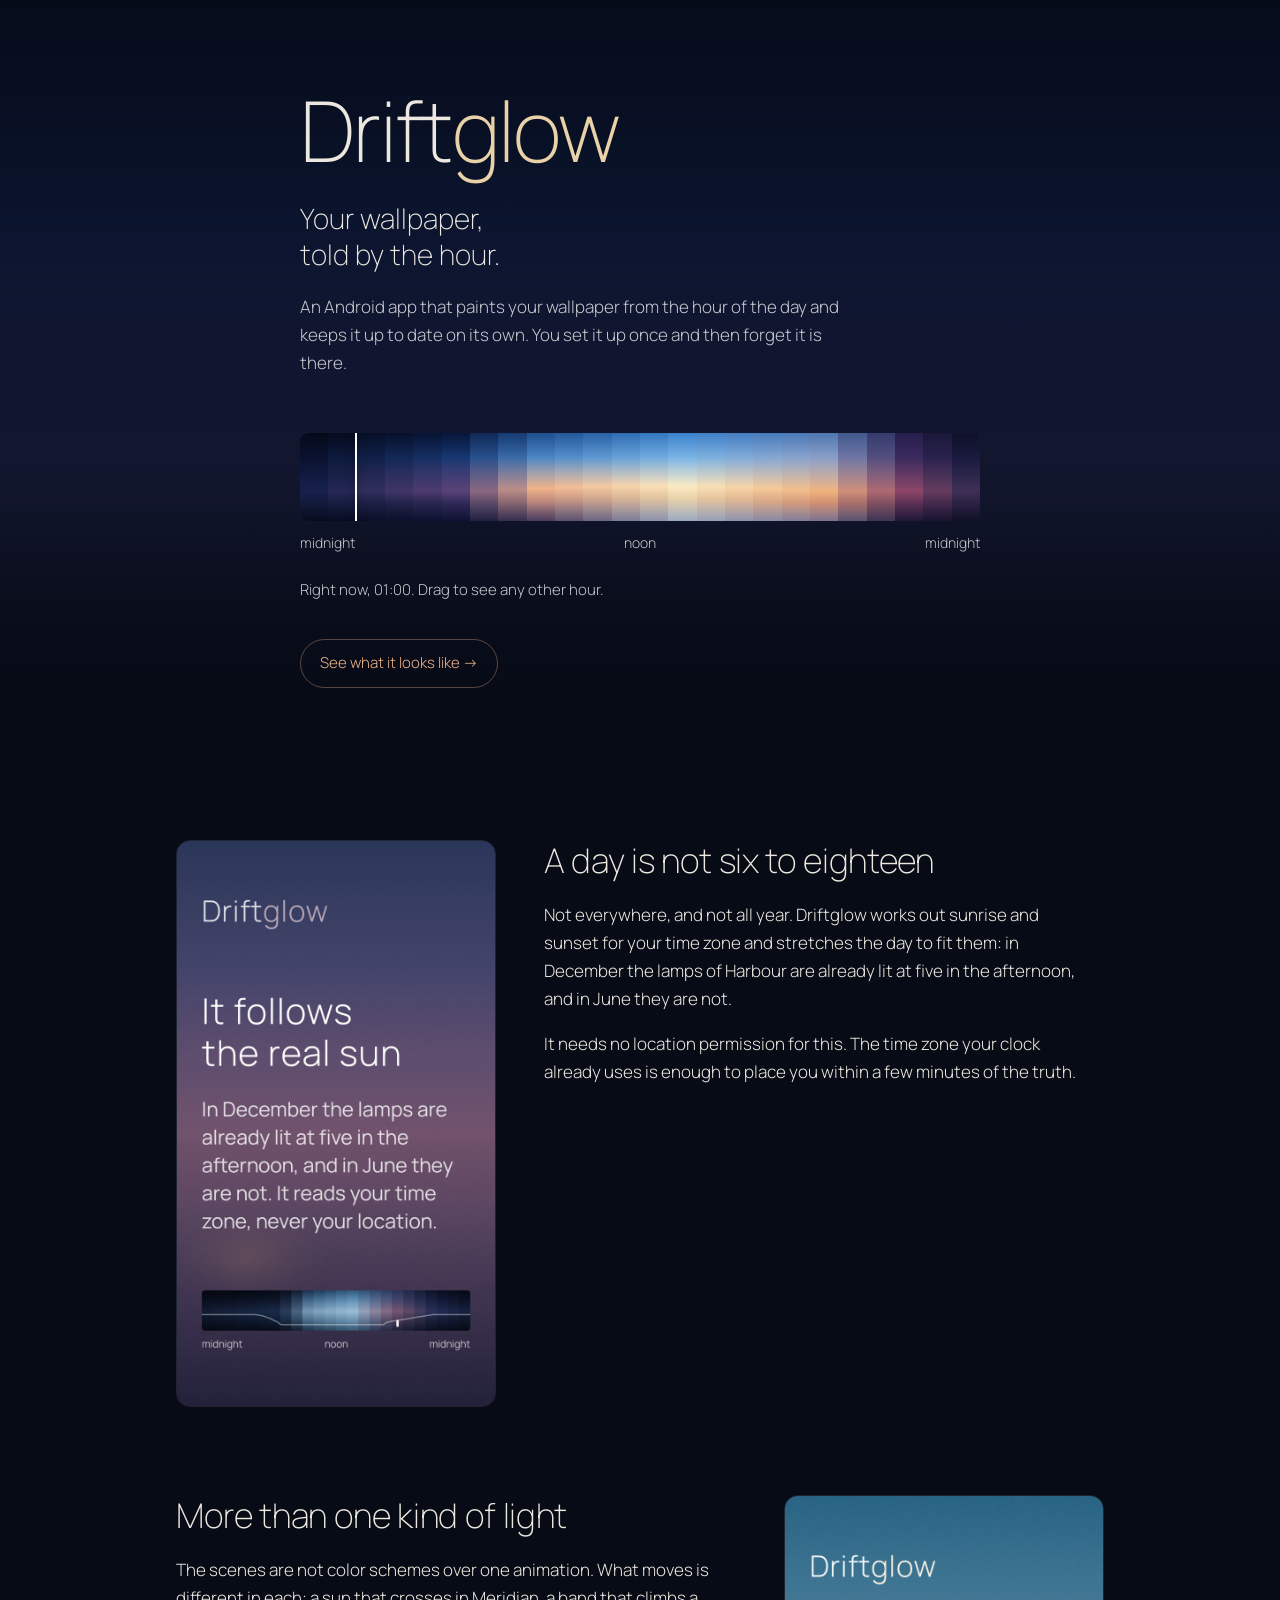
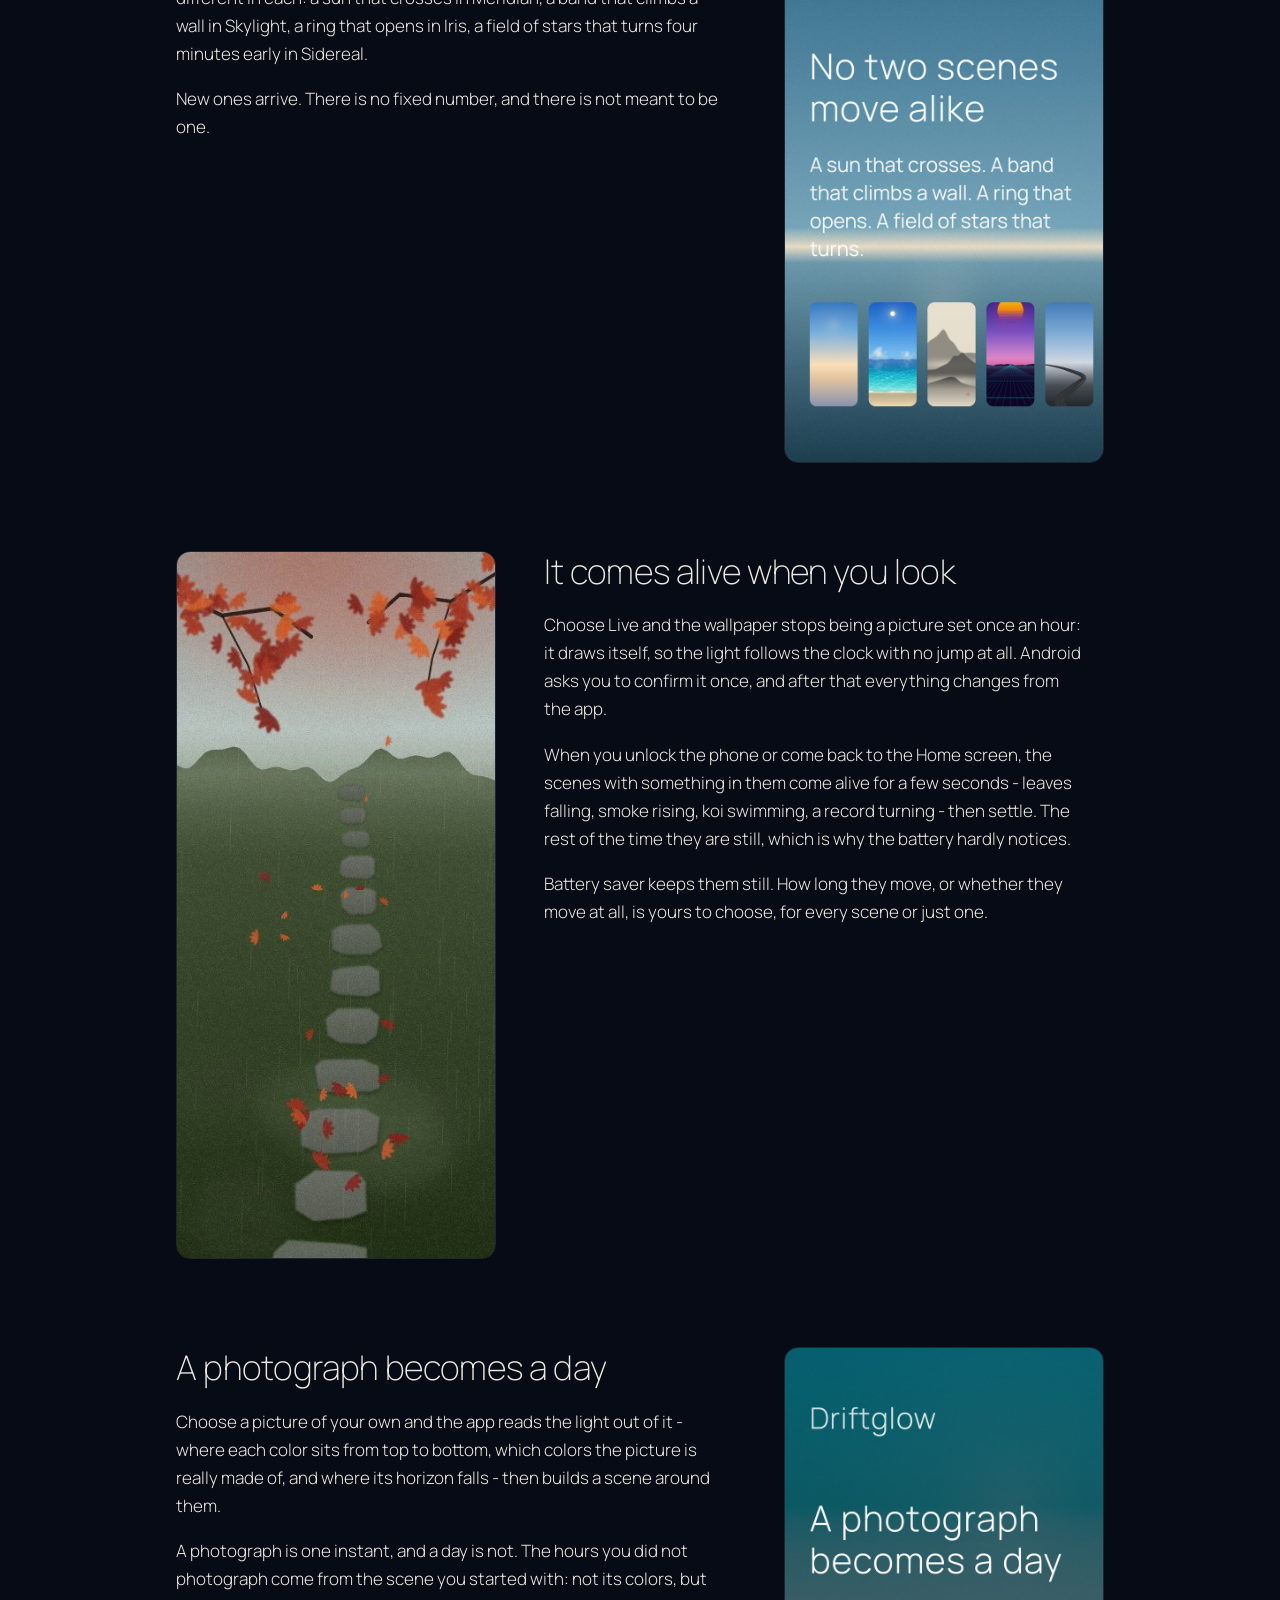
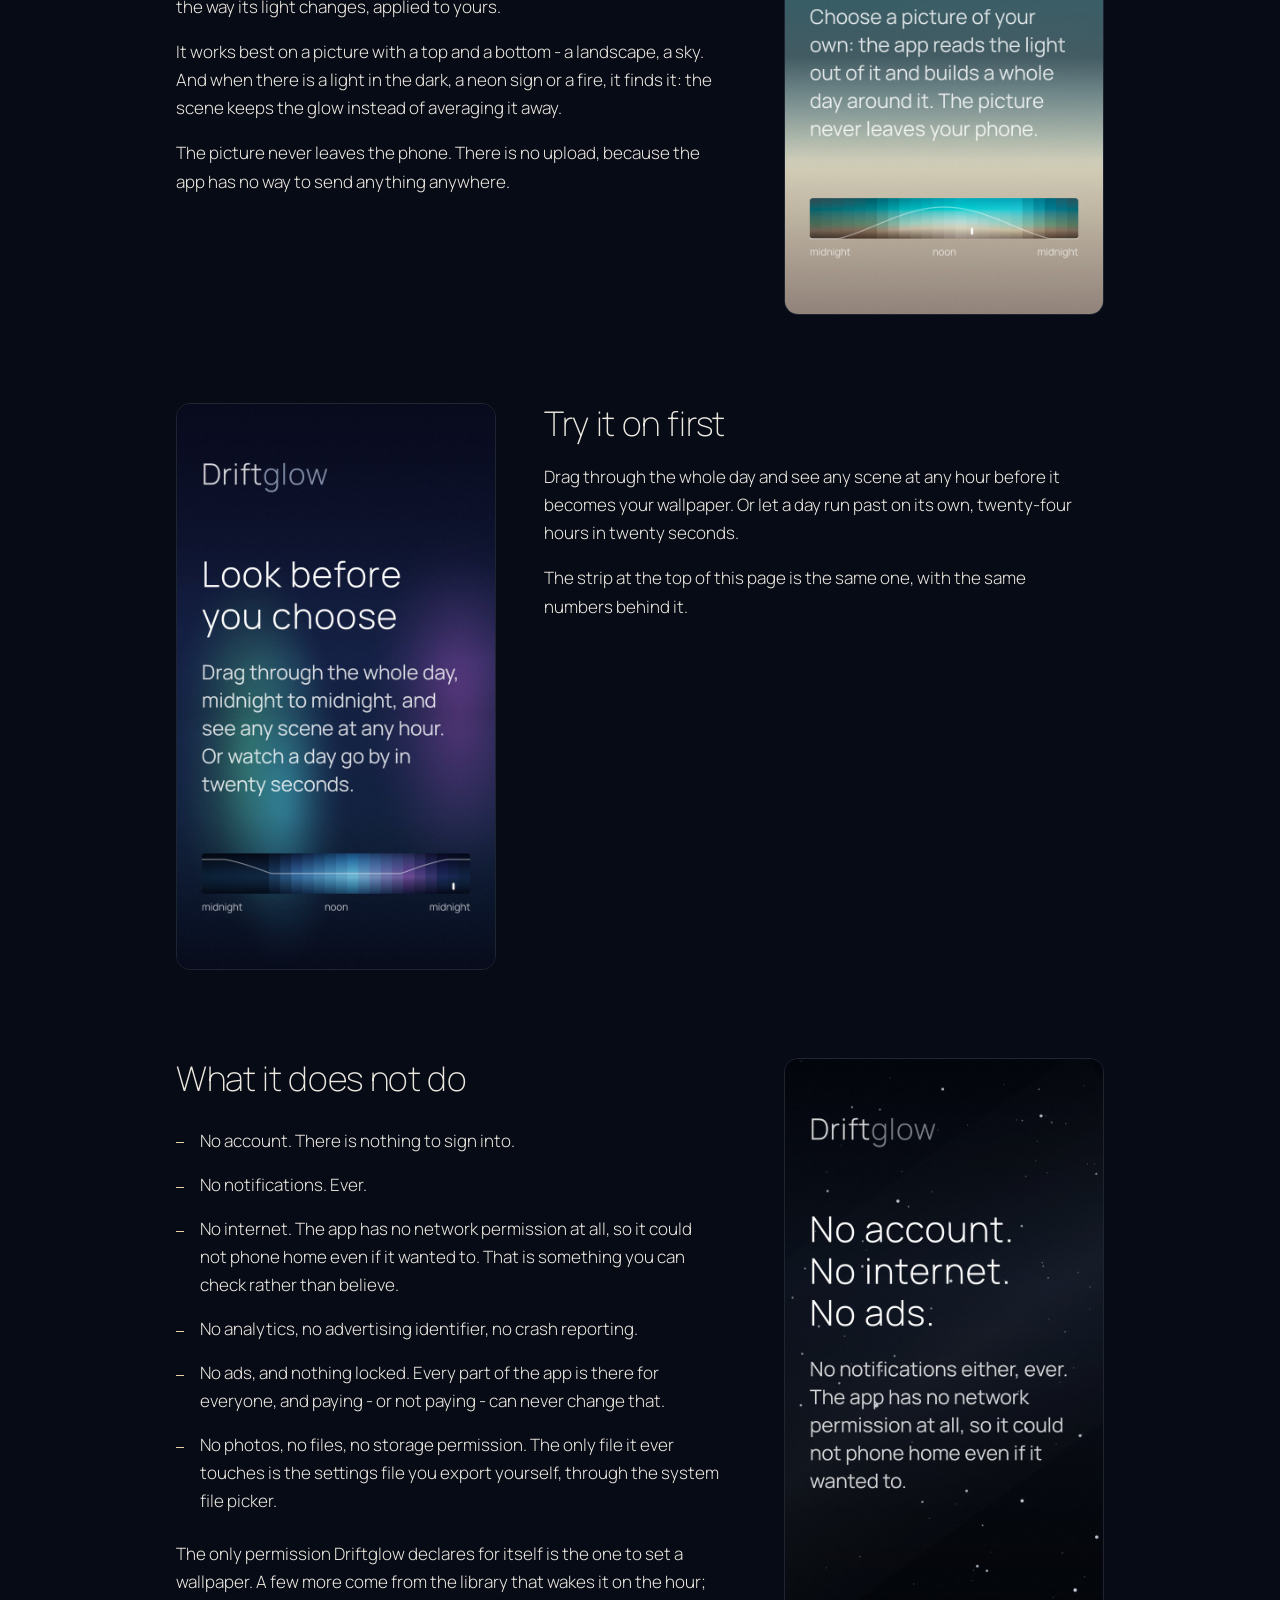
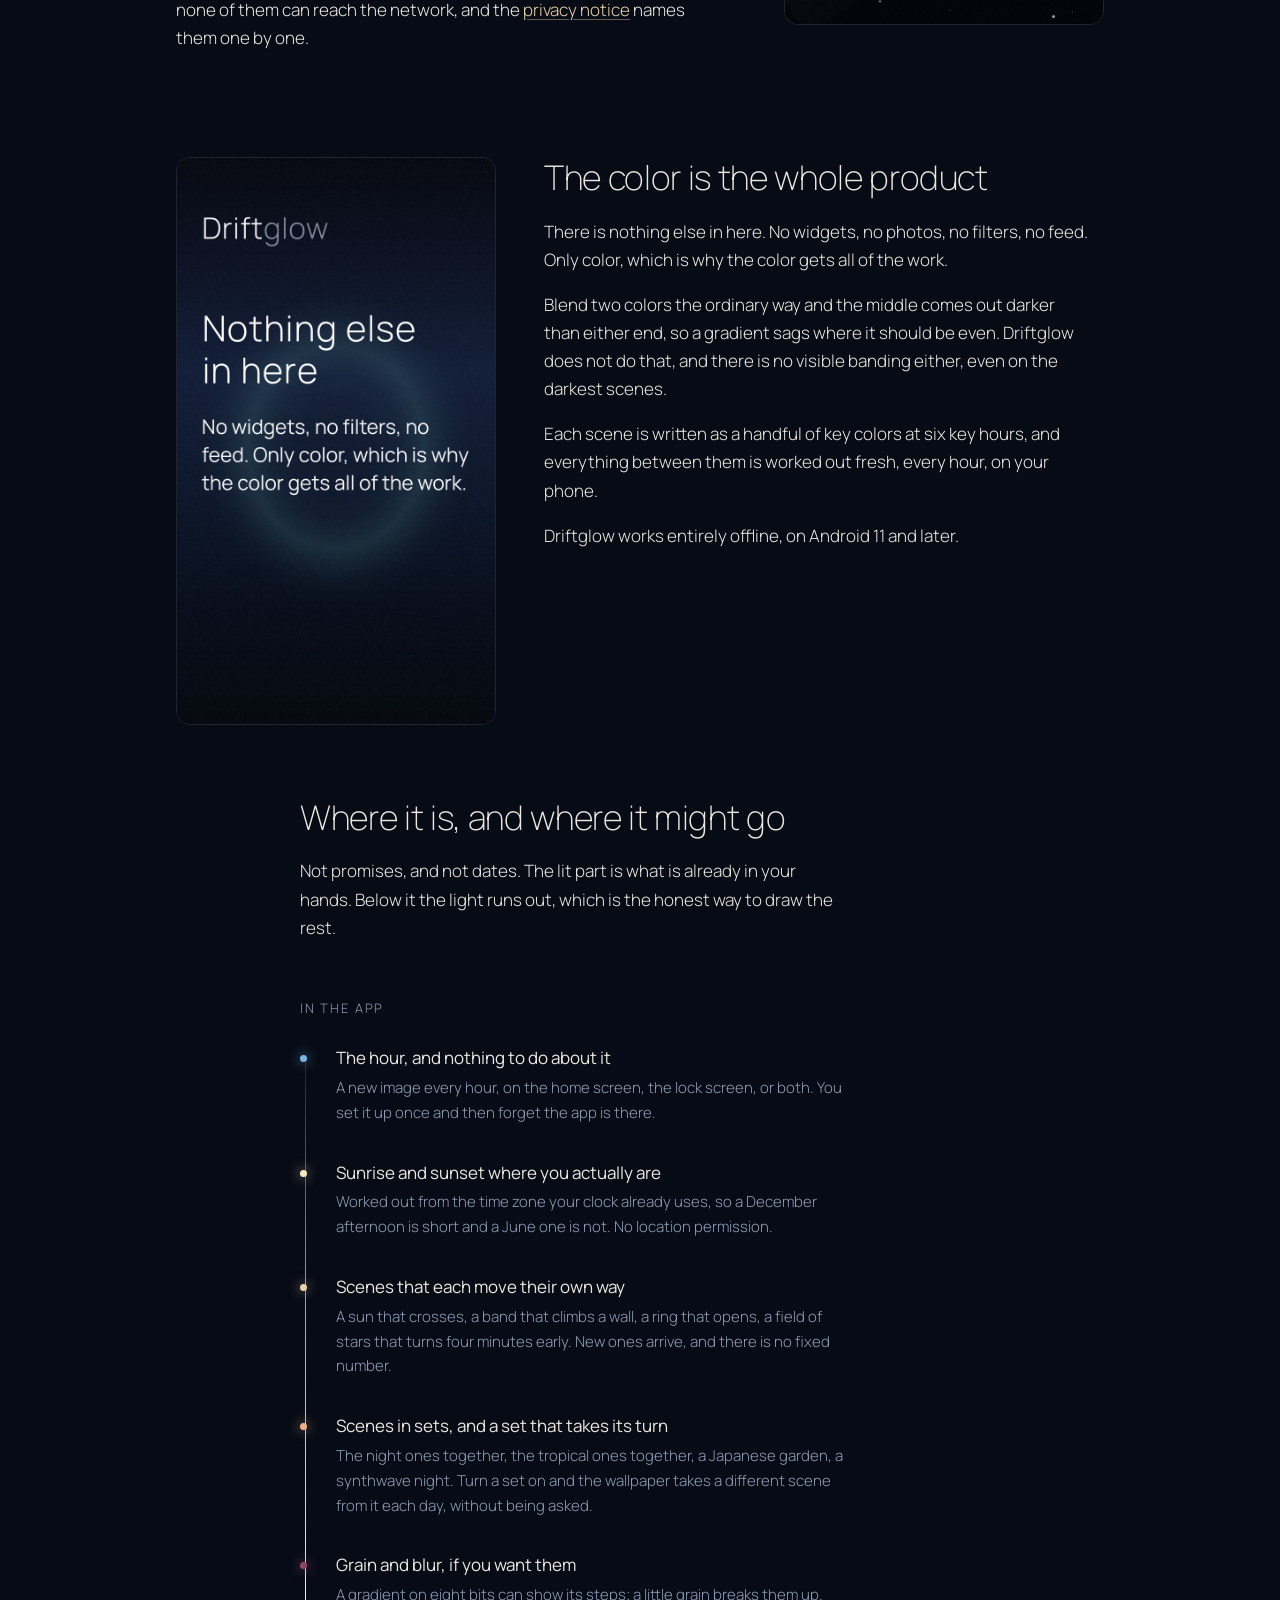
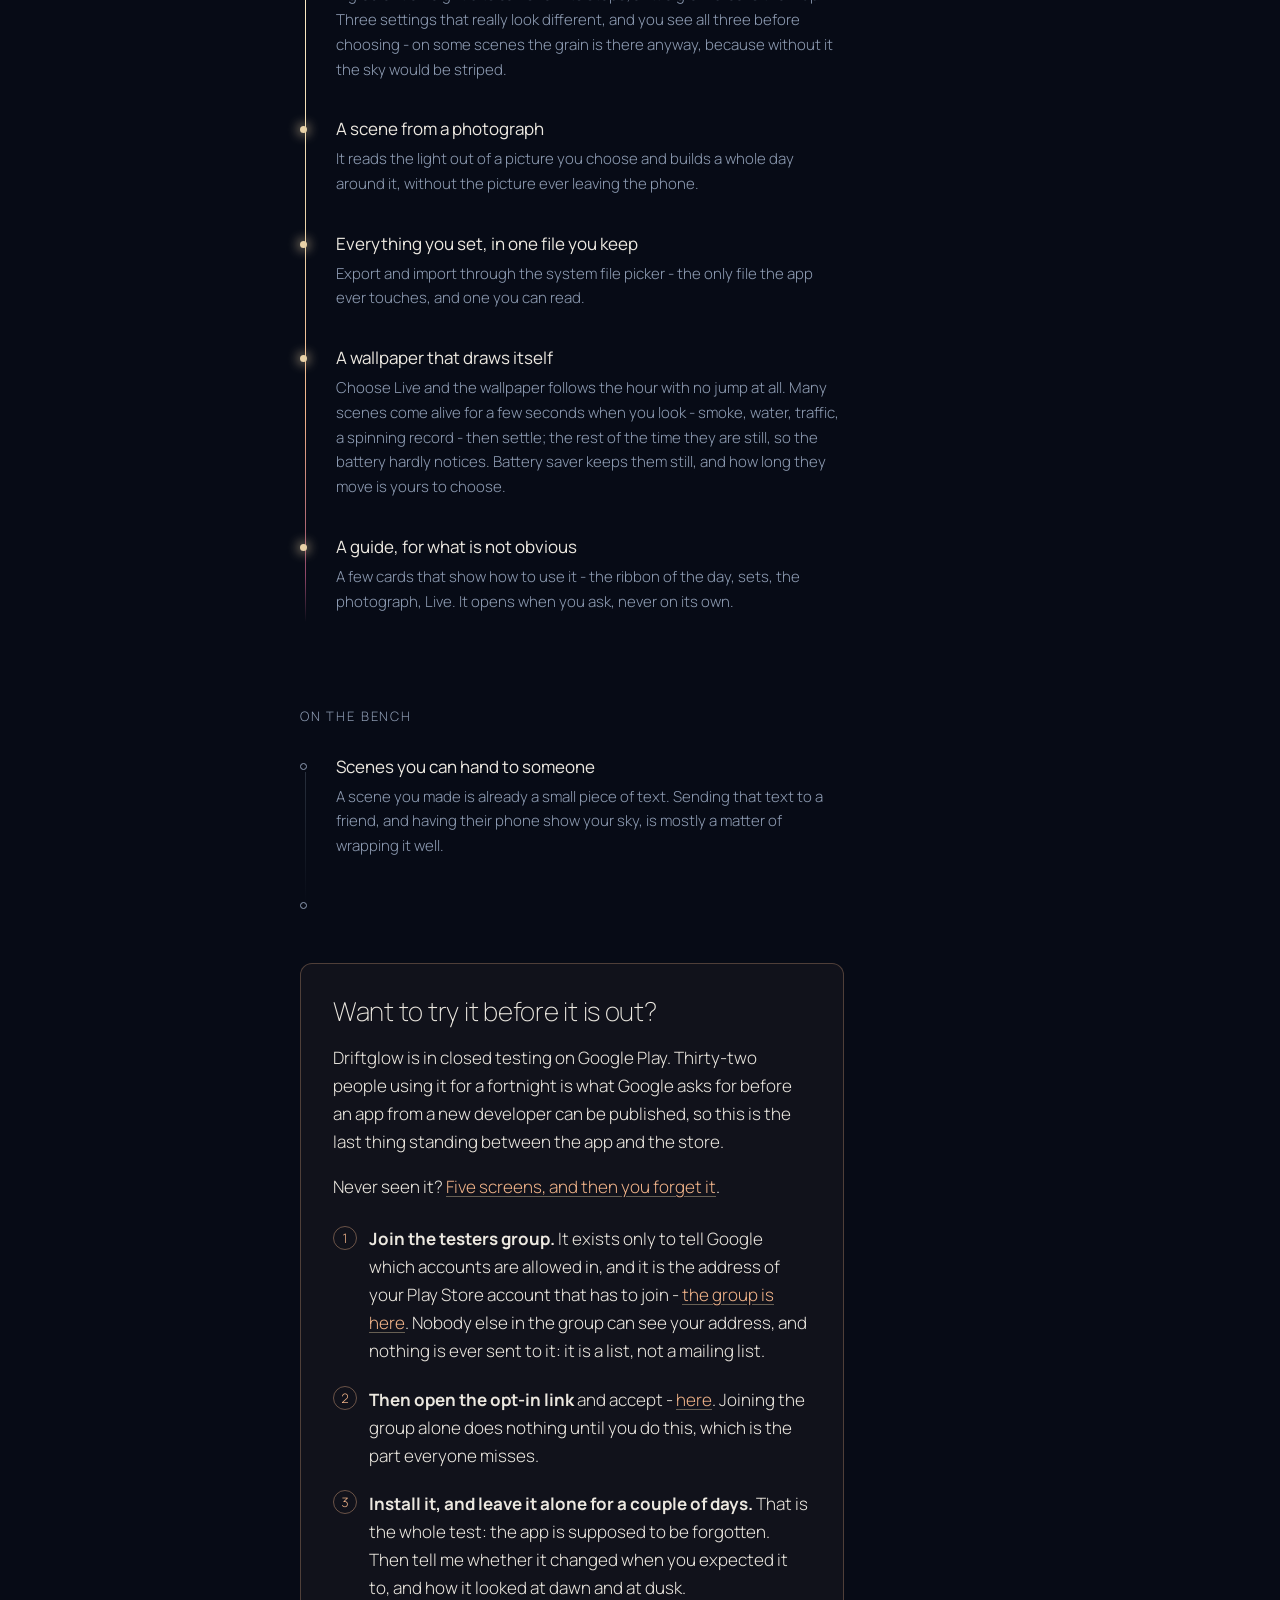
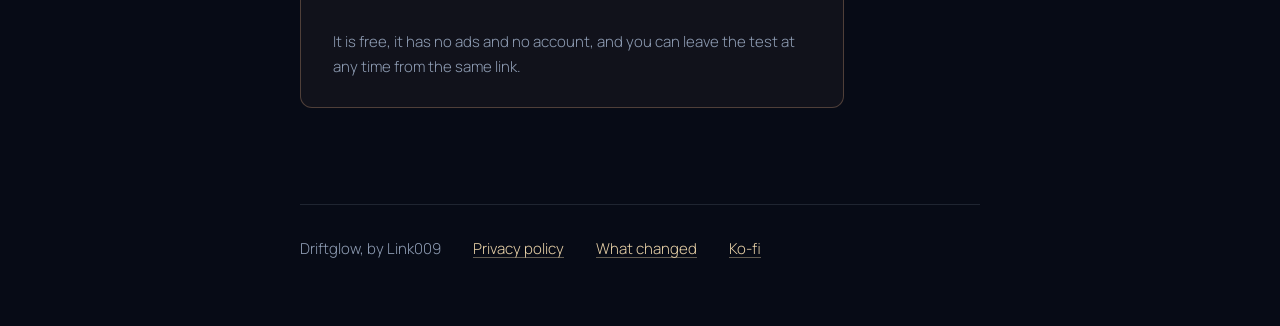
<file: index.html>
<!doctype html>
<html lang="en">
<head>
<meta charset="utf-8">
<meta name="viewport" content="width=device-width, initial-scale=1">
<title>Driftglow - a wallpaper that follows the real sun</title>
<meta name="description" content="An Android wallpaper built from the hour of the day. Real sunrise and sunset, no account and no internet.">
<meta name="color-scheme" content="dark">
<link rel="icon" href="img/icon.png">
<link rel="preconnect" href="https://fonts.googleapis.com">
<link rel="preconnect" href="https://fonts.gstatic.com" crossorigin>
<link rel="stylesheet" href="https://fonts.googleapis.com/css2?family=Manrope:wght@200;300;500&display=swap">
<link rel="stylesheet" href="style.css">
</head>
<body>

<div class="hero">
    <!-- The sky at the current hour. Painted by day.js; the CSS holds a
         still fallback for when scripts do not run. -->
    <div class="sky" id="sky" aria-hidden="true"></div>

    <div class="page">
        <header class="masthead">
            <h1 class="wordmark">Drift<span class="glow">glow</span></h1>
            <p class="tagline">Your wallpaper,<br>told by the hour.</p>
            <p class="standfirst">
                An Android app that paints your wallpaper from the hour of the
                day and keeps it up to date on its own. You set it up once and
                then forget it is there.
            </p>
        </header>

        <div class="day">
            <!-- The day strip, the same one the app draws. Its colors come
                 from day.json, generated by the app's own engine. -->
            <div class="ribbon" id="ribbon"
                 role="slider"
                 tabindex="0"
                 aria-label="The whole day, midnight to midnight"
                 aria-valuemin="0" aria-valuemax="23" aria-valuenow="12"
                 aria-valuetext="noon"></div>
            <div class="day-labels">
                <span>midnight</span>
                <span>noon</span>
                <span>midnight</span>
            </div>
            <p class="day-hint" id="hint">The day, hour by hour.</p>

            <!--
                L'unica porta verso le schermate vere, e per questo sta qui.

                Era in coda alla presentazione, dentro un paragrafo: un link
                dentro una frase si legge come una nota, e al primo scroll non
                c'e' piu'. Qui viene dopo la fascia del giorno - l'unica cosa
                con cui si gioca - cioe' nel momento in cui si e' curiosi.
            -->
            <p class="guarda">
                <a href="how.html">See what it looks like <span aria-hidden="true">&rarr;</span></a>
            </p>
        </div>
    </div>
</div>

<div class="page">

<section class="feature">
    <img class="card" src="img/real-sun.jpg" width="720" height="1280" alt="The Harbour scene at five in the afternoon in December: the lamps are lit, and the day strip below shows a short winter day.">
    <div>
        <h2>A day is not six to eighteen</h2>
        <p>
            Not everywhere, and not all year. Driftglow works out sunrise and
            sunset for your time zone and stretches the day to fit them: in
            December the lamps of Harbour are already lit at five in the
            afternoon, and in June they are not.
        </p>
        <p>
            It needs no location permission for this. The time zone your clock
            already uses is enough to place you within a few minutes of the
            truth.
        </p>
    </div>
</section>

<section class="feature flip">
    <img class="card" src="img/scenes.jpg" width="720" height="1280" alt="A row of scenes at noon, one from each set: a warm sky, a turquoise lagoon, ink-wash mountains, a synthwave sun over a neon grid, a road curving away.">
    <div>
        <h2>More than one kind of light</h2>
        <p>
            The scenes are not color schemes over one animation. What moves is
            different in each: a sun that crosses in Meridian, a band that
            climbs a wall in Skylight, a ring that opens in Iris, a field of
            stars that turns four minutes early in Sidereal.
        </p>
        <p>
            New ones arrive. There is no fixed number, and there is not meant to
            be one.
        </p>
    </div>
</section>

<section class="feature">
    <!--
        Live si racconta con un video, non con una scheda: e' l'unica cosa
        della pagina che una fotografia non puo' dire. Esce dal renderer
        vero, come le schede (BancoDiProva#vivo), e senza script o con il
        movimento ridotto resta il fotogramma fermo.
    -->
    <video class="card" id="live" src="img/live.mp4" poster="img/live.jpg" width="360" height="800" muted loop playsinline preload="metadata" aria-label="The Momiji scene in Live: maple leaves falling over a path of stepping stones."></video>
    <div>
        <h2>It comes alive when you look</h2>
        <p>
            Choose Live and the wallpaper stops being a picture set once an
            hour: it draws itself, so the light follows the clock with no
            jump at all. Android asks you to confirm it once, and after that
            everything changes from the app.
        </p>
        <p>
            When you unlock the phone or come back to the Home screen, the
            scenes with something in them come alive for a few seconds -
            leaves falling, smoke rising, koi swimming, a record turning -
            then settle. The rest of the time they are still, which is why
            the battery hardly notices.
        </p>
        <p>
            Battery saver keeps them still. How long they move, or whether
            they move at all, is yours to choose, for every scene or just one.
        </p>
    </div>
</section>

<section class="feature flip">
    <img class="card" src="img/from-a-photo.jpg" width="720" height="1280" alt="A scene built from a photograph of dunes: turquoise above, sand below, and a strip showing the whole day it became.">
    <div>
        <h2>A photograph becomes a day</h2>
        <p>
            Choose a picture of your own and the app reads the light out of it
            - where each color sits from top to bottom, which colors the
            picture is really made of, and where its horizon falls - then
            builds a scene around them.
        </p>
        <p>
            A photograph is one instant, and a day is not. The hours you did
            not photograph come from the scene you started with: not its
            colors, but the way its light changes, applied to yours.
        </p>
        <!--
            Le due cose che qualcuno vuole sapere prima di provare, e vengono
            tutte e due da una misura invece che da un'impressione: su 326
            fotografie, quelle con un orizzonte danno cinque colori con
            un'apertura mediana di 0,348 contro 0,138 - vedi PhotoSurvey. E la
            sorgente di luce si accende sul 14% delle immagini, riconosciute
            per la forma che hanno: fondo scuro e quasi senza colore, piu' una
            minoranza molto piu' satura.
        -->
        <p>
            It works best on a picture with a top and a bottom - a landscape,
            a sky. And when there is a light in the dark, a neon sign or a
            fire, it finds it: the scene keeps the glow instead of averaging
            it away.
        </p>
        <p>
            The picture never leaves the phone. There is no upload, because
            the app has no way to send anything anywhere.
        </p>
    </div>
</section>

<section class="feature">
    <img class="card" src="img/any-hour.jpg" width="720" height="1280" alt="The Borealis scene at ten in the evening, with a strip below it showing the whole day from midnight to midnight.">
    <div>
        <h2>Try it on first</h2>
        <p>
            Drag through the whole day and see any scene at any hour before it
            becomes your wallpaper. Or let a day run past on its own,
            twenty-four hours in twenty seconds.
        </p>
        <p>
            The strip at the top of this page is the same one, with the same
            numbers behind it.
        </p>
    </div>
</section>

<section class="feature flip">
    <img class="card" src="img/nothing-else.jpg" width="720" height="1280" alt="The Sidereal scene at two in the morning, a field of stars, under the words: no account, no internet, no ads.">
    <div>
    <h2>What it does not do</h2>
    <ul class="plain">
        <li>No account. There is nothing to sign into.</li>
        <li>No notifications. Ever.</li>
        <li>
            No internet. The app has no network permission at all, so it could
            not phone home even if it wanted to. That is something you can
            check rather than believe.
        </li>
        <li>No analytics, no advertising identifier, no crash reporting.</li>
        <li>
            No ads, and nothing locked. Every part of the app is there for
            everyone, and paying - or not paying - can never
            change that.
        </li>
        <li>
            No photos, no files, no storage permission. The only file it ever
            touches is the settings file you export yourself, through the
            system file picker.
        </li>
    </ul>
    <p>
        The only permission Driftglow declares for itself is the one to set a
        wallpaper. A few more come from the library that wakes it on the hour;
        none of them can reach the network, and the
        <a href="privacy.html">privacy notice</a> names them one by one.
    </p>
    </div>
</section>

<section class="feature">
    <img class="card" src="img/only-color.jpg" width="720" height="1280" alt="The Iris scene at nine in the evening: a faint ring of light on deep blue, and nothing else on the screen.">
    <div>
    <h2>The color is the whole product</h2>
    <p>
        There is nothing else in here. No widgets, no photos, no filters, no
        feed. Only color, which is why the color gets all of the work.
    </p>
    <p>
        Blend two colors the ordinary way and the middle comes out darker than
        either end, so a gradient sags where it should be even. Driftglow does
        not do that, and there is no visible banding either, even on the
        darkest scenes.
    </p>
    <p>
        Each scene is written as a handful of key colors at six key hours, and
        everything between them is worked out fresh, every hour, on your phone.
    </p>
    <p>Driftglow works entirely offline, on Android 11 and later.</p>
    </div>
</section>

<section>
    <h2>Where it is, and where it might go</h2>
    <p>
        Not promises, and not dates. The lit part is what is already in your
        hands. Below it the light runs out, which is the honest way to draw
        the rest.
    </p>

    <p class="eyebrow">In the app</p>
    <ul class="timeline">
        <li>
            <h3>The hour, and nothing to do about it</h3>
            <p>
                A new image every hour, on the home screen, the lock screen, or
                both. You set it up once and then forget the app is there.
            </p>
        </li>
        <li>
            <h3>Sunrise and sunset where you actually are</h3>
            <p>
                Worked out from the time zone your clock already uses, so a
                December afternoon is short and a June one is not. No location
                permission.
            </p>
        </li>
        <li>
            <h3>Scenes that each move their own way</h3>
            <p>
                A sun that crosses, a band that climbs a wall, a ring that
                opens, a field of stars that turns four minutes early. New ones
                arrive, and there is no fixed number.
            </p>
        </li>
        <li>
            <h3>Scenes in sets, and a set that takes its turn</h3>
            <p>
                The night ones together, the tropical ones together, a
                Japanese garden, a synthwave night. Turn a set on and the
                wallpaper takes a different scene from it each day, without
                being asked.
            </p>
        </li>
        <li>
            <h3>Grain and blur, if you want them</h3>
            <p>
                A gradient on eight bits can show its steps; a little grain
                breaks them up. Three settings that really look different, and
                you see all three before choosing - on some scenes the
                grain is there anyway, because without it the sky would be
                striped.
            </p>
        </li>
        <li>
            <h3>A scene from a photograph</h3>
            <p>
                It reads the light out of a picture you choose and builds a
                whole day around it, without the picture ever leaving the
                phone.
            </p>
        </li>
        <li>
            <h3>Everything you set, in one file you keep</h3>
            <p>
                Export and import through the system file picker - the only
                file the app ever touches, and one you can read.
            </p>
        </li>
        <li>
            <h3>A wallpaper that draws itself</h3>
            <p>
                Choose Live and the wallpaper follows the hour with no jump at
                all. Many scenes come alive for a few seconds when you look -
                smoke, water, traffic, a spinning record - then settle; the rest of the time they
                are still, so the battery hardly notices. Battery saver keeps
                them still, and how long they move is yours to choose.
            </p>
        </li>
        <li>
            <h3>A guide, for what is not obvious</h3>
            <p>
                A few cards that show how to use it - the ribbon of the day,
                sets, the photograph, Live. It opens when you ask, never on its
                own.
            </p>
        </li>
    </ul>

    <p class="eyebrow">On the bench</p>
    <ul class="timeline ahead">
        <li>
            <h3>Scenes you can hand to someone</h3>
            <p>
                A scene you made is already a small piece of text. Sending that
                text to a friend, and having their phone show your sky, is
                mostly a matter of wrapping it well.
            </p>
        </li>
        <li>

        </li>
    </ul>
</section>

<!--
    L'invito al test chiuso: TEMPORANEO.

    Si toglie il giorno della pubblicazione, e con lui la classe .invite in
    style.css. E' l'unica parte di questa pagina che ha una scadenza, per
    questo sta in fondo e da sola: chi arriva qui ha gia' letto cos'e'
    Driftglow, e chiedere a qualcuno di diventare tester prima che sappia cosa
    sta provando e' chiedere troppo presto.
-->
<section class="invite">
    <h2>Want to try it before it is out?</h2>
    <p>
        Driftglow is in closed testing on Google Play. Thirty-two people using it
        for a fortnight is what Google asks for before an app from a new
        developer can be published, so this is the last thing standing between
        the app and the store.
    </p>
    <!-- Qui si decide se installarla, e chiederlo senza aver mai mostrato
         l'app e' chiedere troppo: le schermate stanno a un tocco. -->
    <p>
        Never seen it? <a href="how.html">Five screens, and then you forget it</a>.
    </p>
    <ol class="steps">
        <li>
            <strong>Join the testers group.</strong> It exists only to tell
            Google which accounts are allowed in, and it is the address of your
            Play Store account that has to join -
            <a href="https://groups.google.com/g/driftglow-testers">the group is here</a>.
            <!--
                Vero solo perche' il gruppo e' configurato cosi': chi puo'
                vedere i membri, chi puo' vedere i loro indirizzi e chi puo'
                scrivere sono tutti chiusi ai soli proprietari. Se un giorno
                si riapre la scrittura, questa riga diventa falsa - un tester
                che scrive al gruppo manda il proprio indirizzo a tutti gli
                altri, e le altre due impostazioni non servono piu' a niente.
            -->
            Nobody else in the group can see your address, and nothing is ever
            sent to it: it is a list, not a mailing list.
        </li>
        <li>
            <strong>Then open the opt-in link</strong> and accept -
            <a href="https://play.google.com/apps/testing/io.github.link009.driftglow">here</a>. Joining the group alone does
            nothing until you do this, which is the part everyone misses.
        </li>
        <li>
            <strong>Install it, and leave it alone for a couple of days.</strong>
            That is the whole test: the app is supposed to be forgotten. Then
            tell me whether it changed when you expected it to, and how it
            looked at dawn and at dusk.
        </li>
    </ol>
    <p class="fine">
        It is free, it has no ads and no account, and you can leave the test at
        any time from the same link.
    </p>
</section>

<footer>
    <span>Driftglow, by Link009</span>
    <a href="privacy.html">Privacy policy</a>
    <a href="changes.html">What changed</a>
    <a href="https://ko-fi.com/link009" rel="noopener">Ko-fi</a>
</footer>

</div>

<script src="day.js"></script>
<script>
    // Il video di Live parte solo se chi guarda non ha chiesto meno movimento.
    (function () {
        var v = document.getElementById('live');
        if (v && !matchMedia('(prefers-reduced-motion: reduce)').matches) {
            v.autoplay = true;
            v.play().catch(function () {});
        }
    })();
</script>
</body>
</html>
</file>
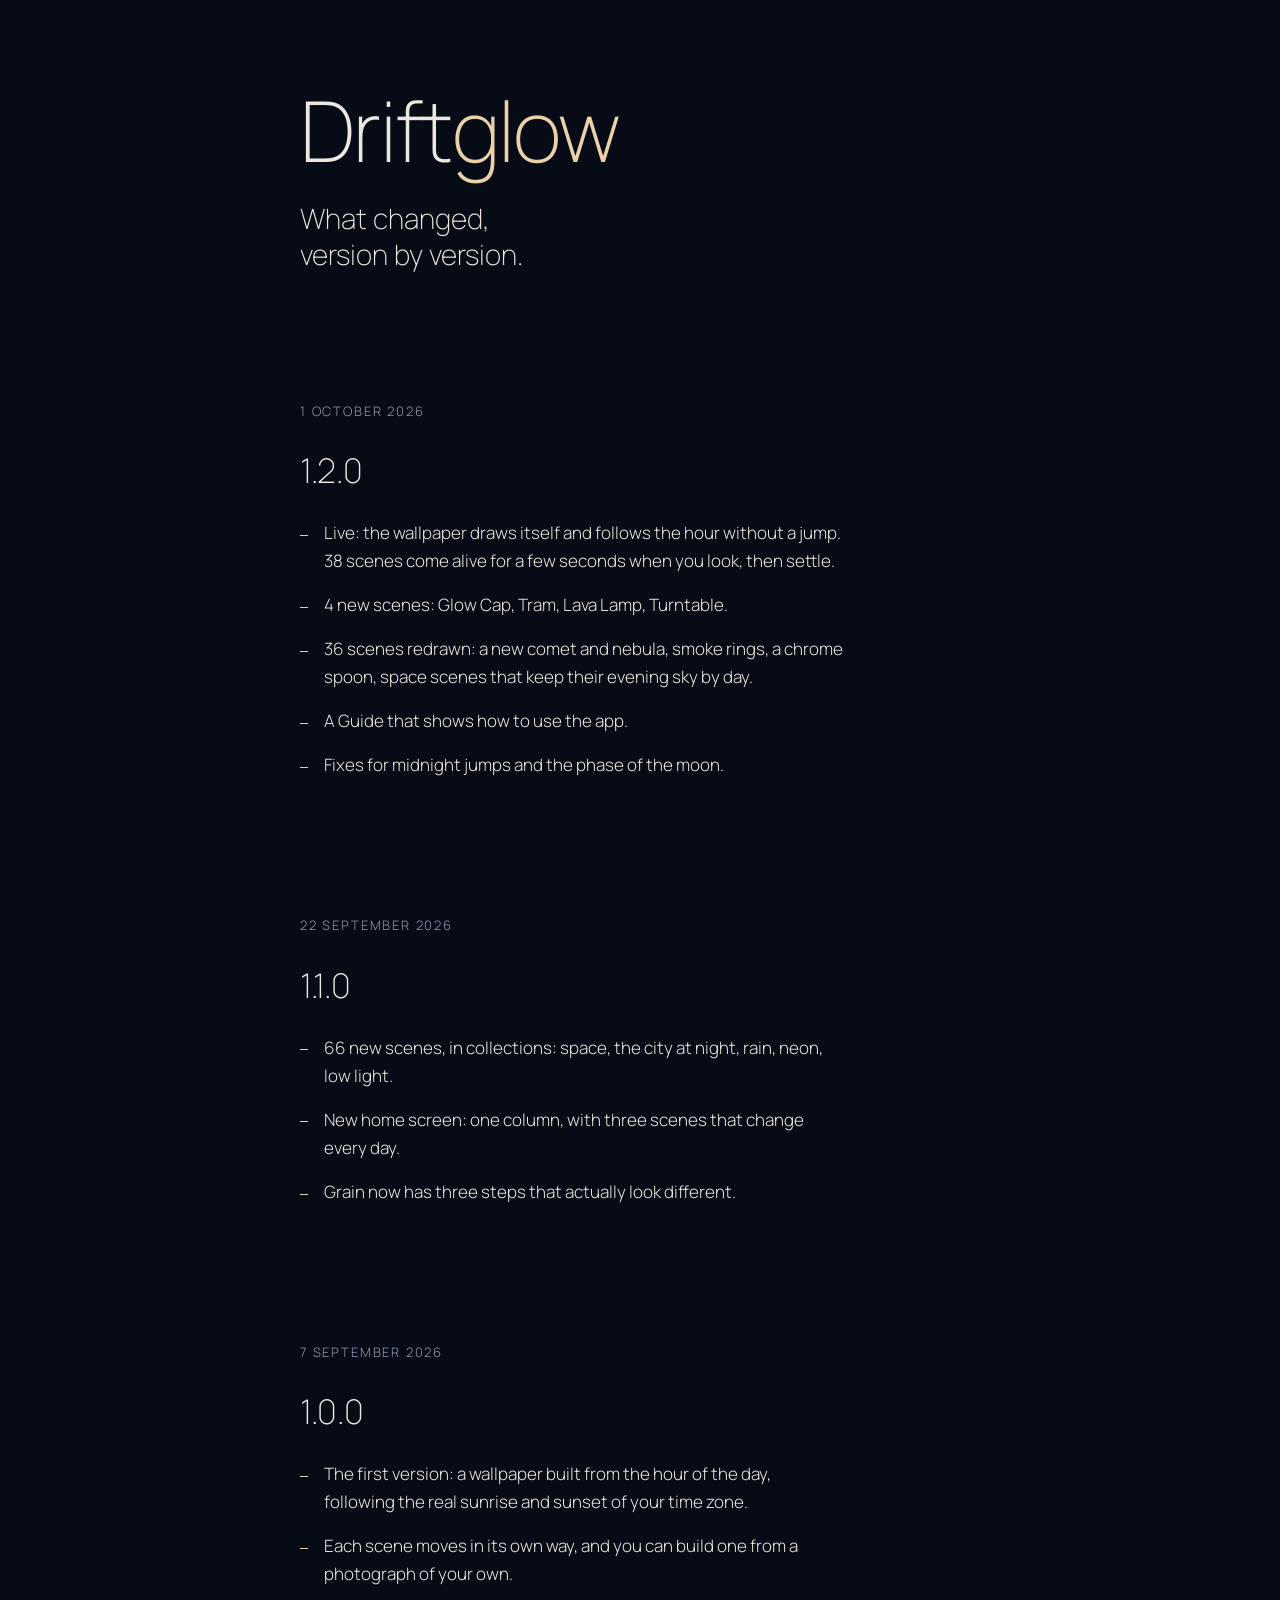
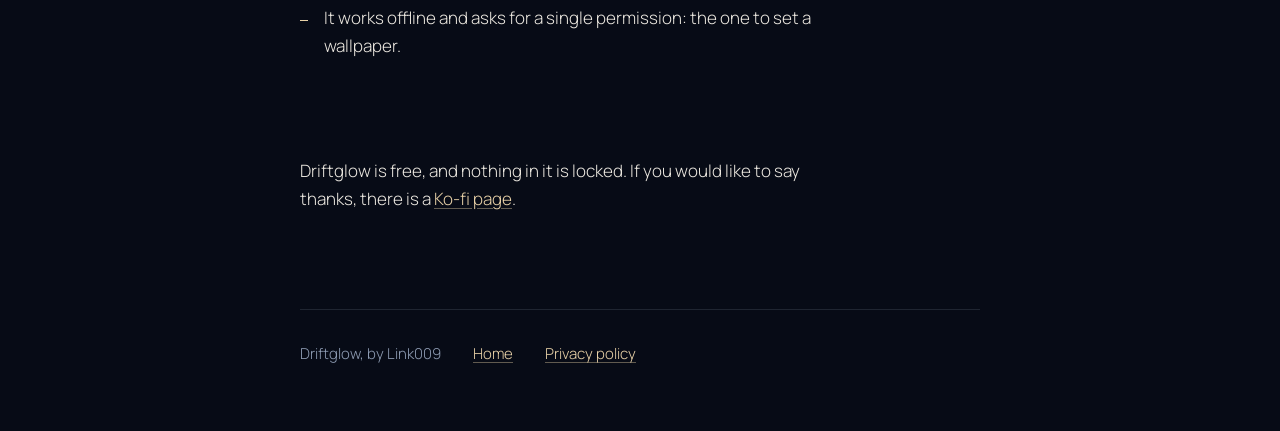
<file: changes.html>
<!doctype html>
<html lang="en">
<head>
<meta charset="utf-8">
<meta name="viewport" content="width=device-width, initial-scale=1">
<title>Driftglow - what changed</title>
<meta name="description" content="What each version of Driftglow brought, newest first.">
<meta name="color-scheme" content="dark">
<link rel="icon" href="img/icon.png">
<link rel="preconnect" href="https://fonts.googleapis.com">
<link rel="preconnect" href="https://fonts.gstatic.com" crossorigin>
<link rel="stylesheet" href="https://fonts.googleapis.com/css2?family=Manrope:wght@200;300;500&display=swap">
<link rel="stylesheet" href="style.css">
</head>
<body>

<!--
    Le versioni, una per sezione, la piu' nuova in cima. Le righe sono quelle
    di store/note-di-rilascio.txt di ogni tag: qui i numeri di scene sono
    ammessi, come nelle note di Play, perche' dicono cosa e' arrivato quel
    giorno e non cosa c'e' oggi.

    Ko-fi sta in fondo e una volta sola, come una riga di testo: niente
    widget, che caricherebbe script e cookie di terzi su un sito che dice di
    non averne. Chi arriva fin qui usa gia' l'app.
-->

<div class="page">

<header class="masthead">
    <h1 class="wordmark">Drift<span class="glow">glow</span></h1>
    <p class="tagline">What changed,<br>version by version.</p>
</header>

<section>
    <p class="eyebrow">1 October 2026</p>
    <h2>1.2.0</h2>
    <ul class="plain">
        <li>
            Live: the wallpaper draws itself and follows the hour without a
            jump. 38 scenes come alive for a few seconds when you look, then
            settle.
        </li>
        <li>4 new scenes: Glow Cap, Tram, Lava Lamp, Turntable.</li>
        <li>
            36 scenes redrawn: a new comet and nebula, smoke rings, a chrome
            spoon, space scenes that keep their evening sky by day.
        </li>
        <li>A Guide that shows how to use the app.</li>
        <li>Fixes for midnight jumps and the phase of the moon.</li>
    </ul>
</section>

<section>
    <p class="eyebrow">22 September 2026</p>
    <h2>1.1.0</h2>
    <ul class="plain">
        <li>
            66 new scenes, in collections: space, the city at night, rain,
            neon, low light.
        </li>
        <li>New home screen: one column, with three scenes that change every day.</li>
        <li>Grain now has three steps that actually look different.</li>
    </ul>
</section>

<section>
    <p class="eyebrow">7 September 2026</p>
    <h2>1.0.0</h2>
    <ul class="plain">
        <li>
            The first version: a wallpaper built from the hour of the day,
            following the real sunrise and sunset of your time zone.
        </li>
        <li>Each scene moves in its own way, and you can build one from a photograph of your own.</li>
        <li>It works offline and asks for a single permission: the one to set a wallpaper.</li>
    </ul>
</section>

<section>
    <p>
        Driftglow is free, and nothing in it is locked. If you would like to
        say thanks, there is a <a href="https://ko-fi.com/link009" rel="noopener">Ko-fi page</a>.
    </p>
</section>

<footer>
    <span>Driftglow, by Link009</span>
    <a href="index.html">Home</a>
    <a href="privacy.html">Privacy policy</a>
</footer>

</div>

</body>
</html>
</file>
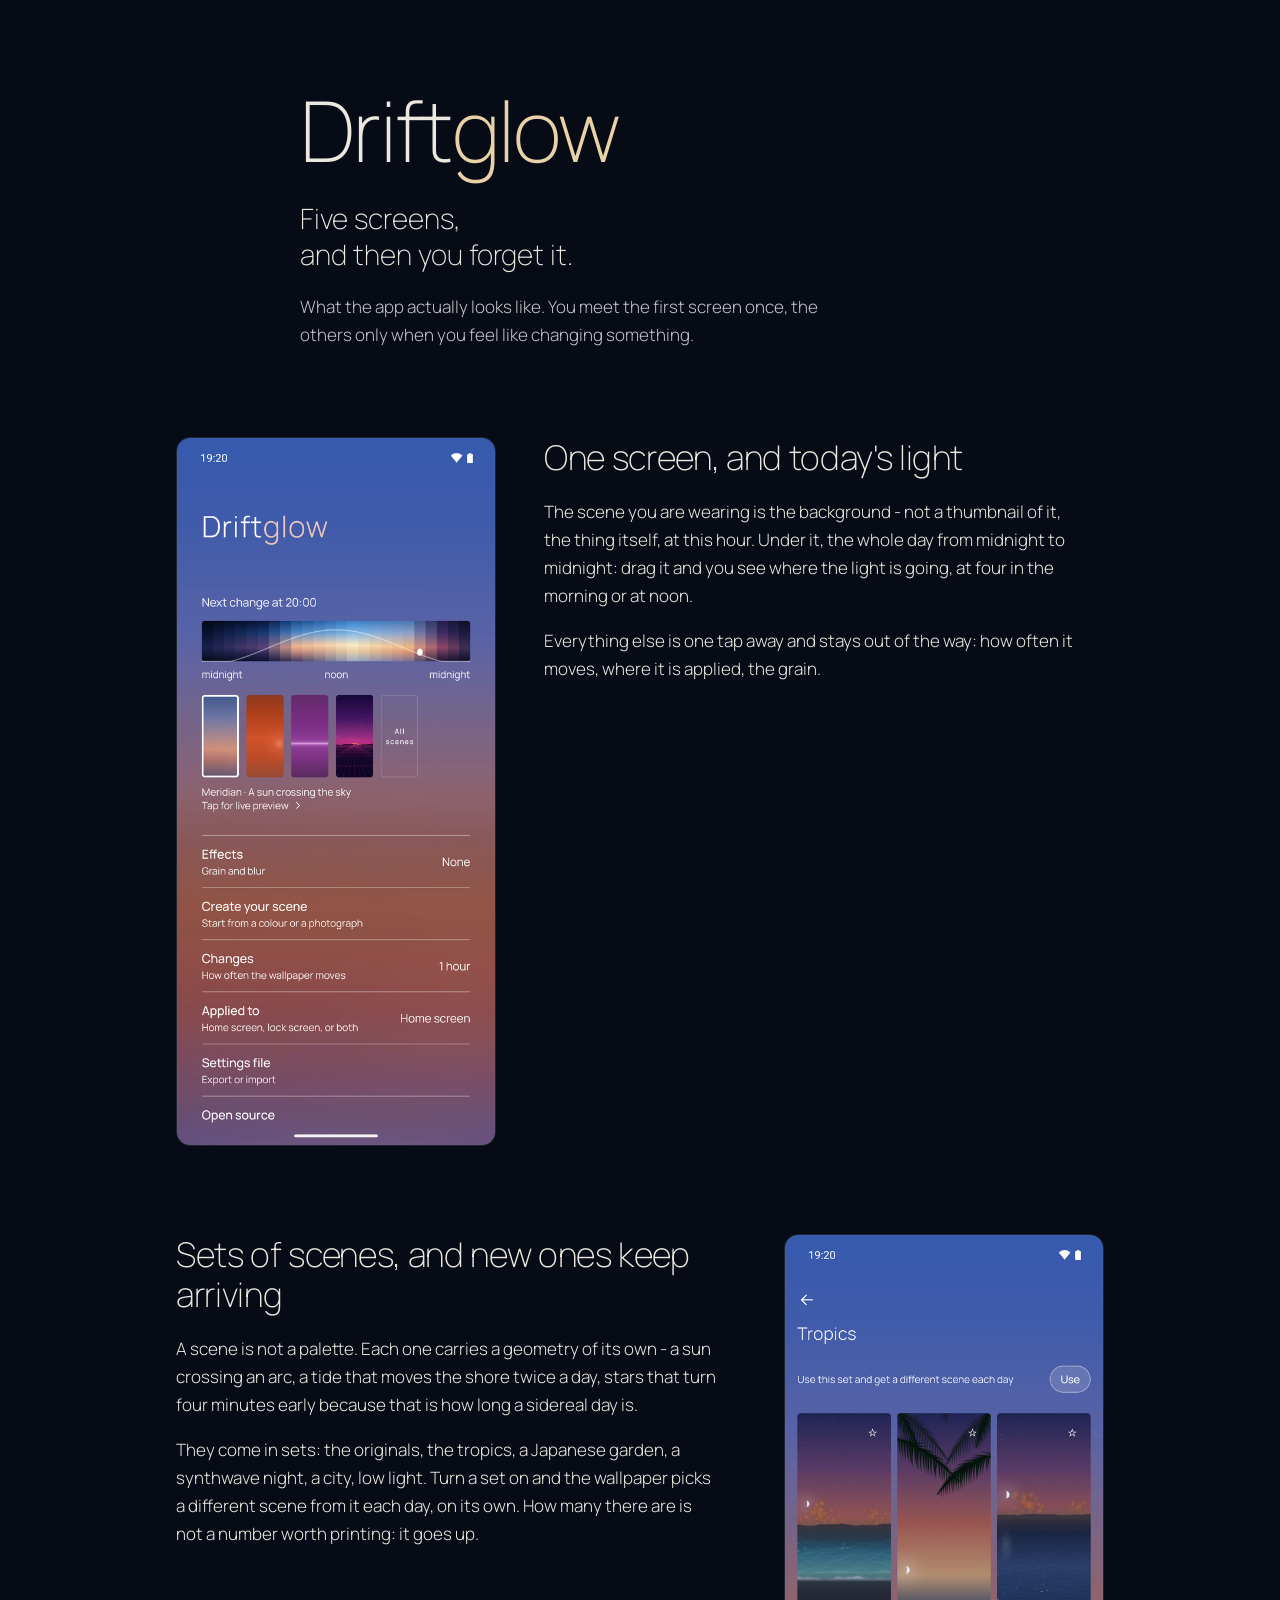
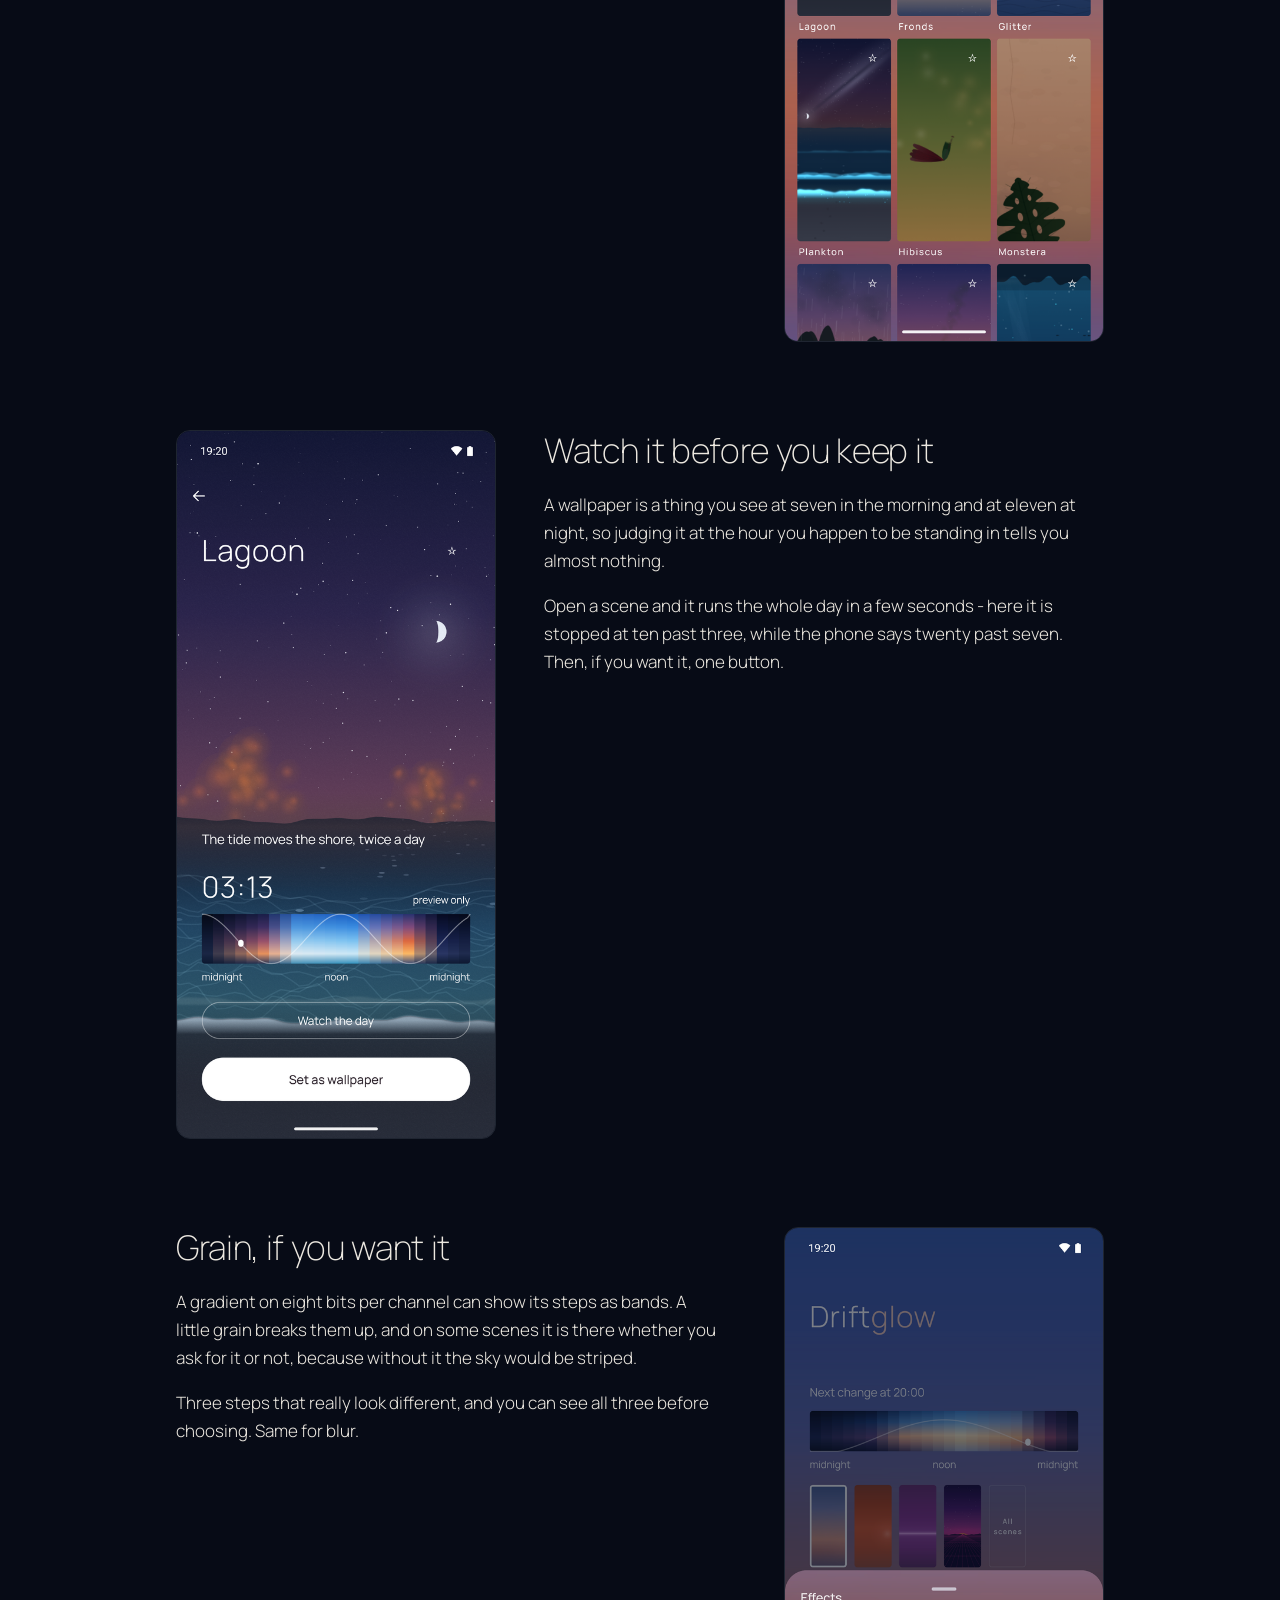
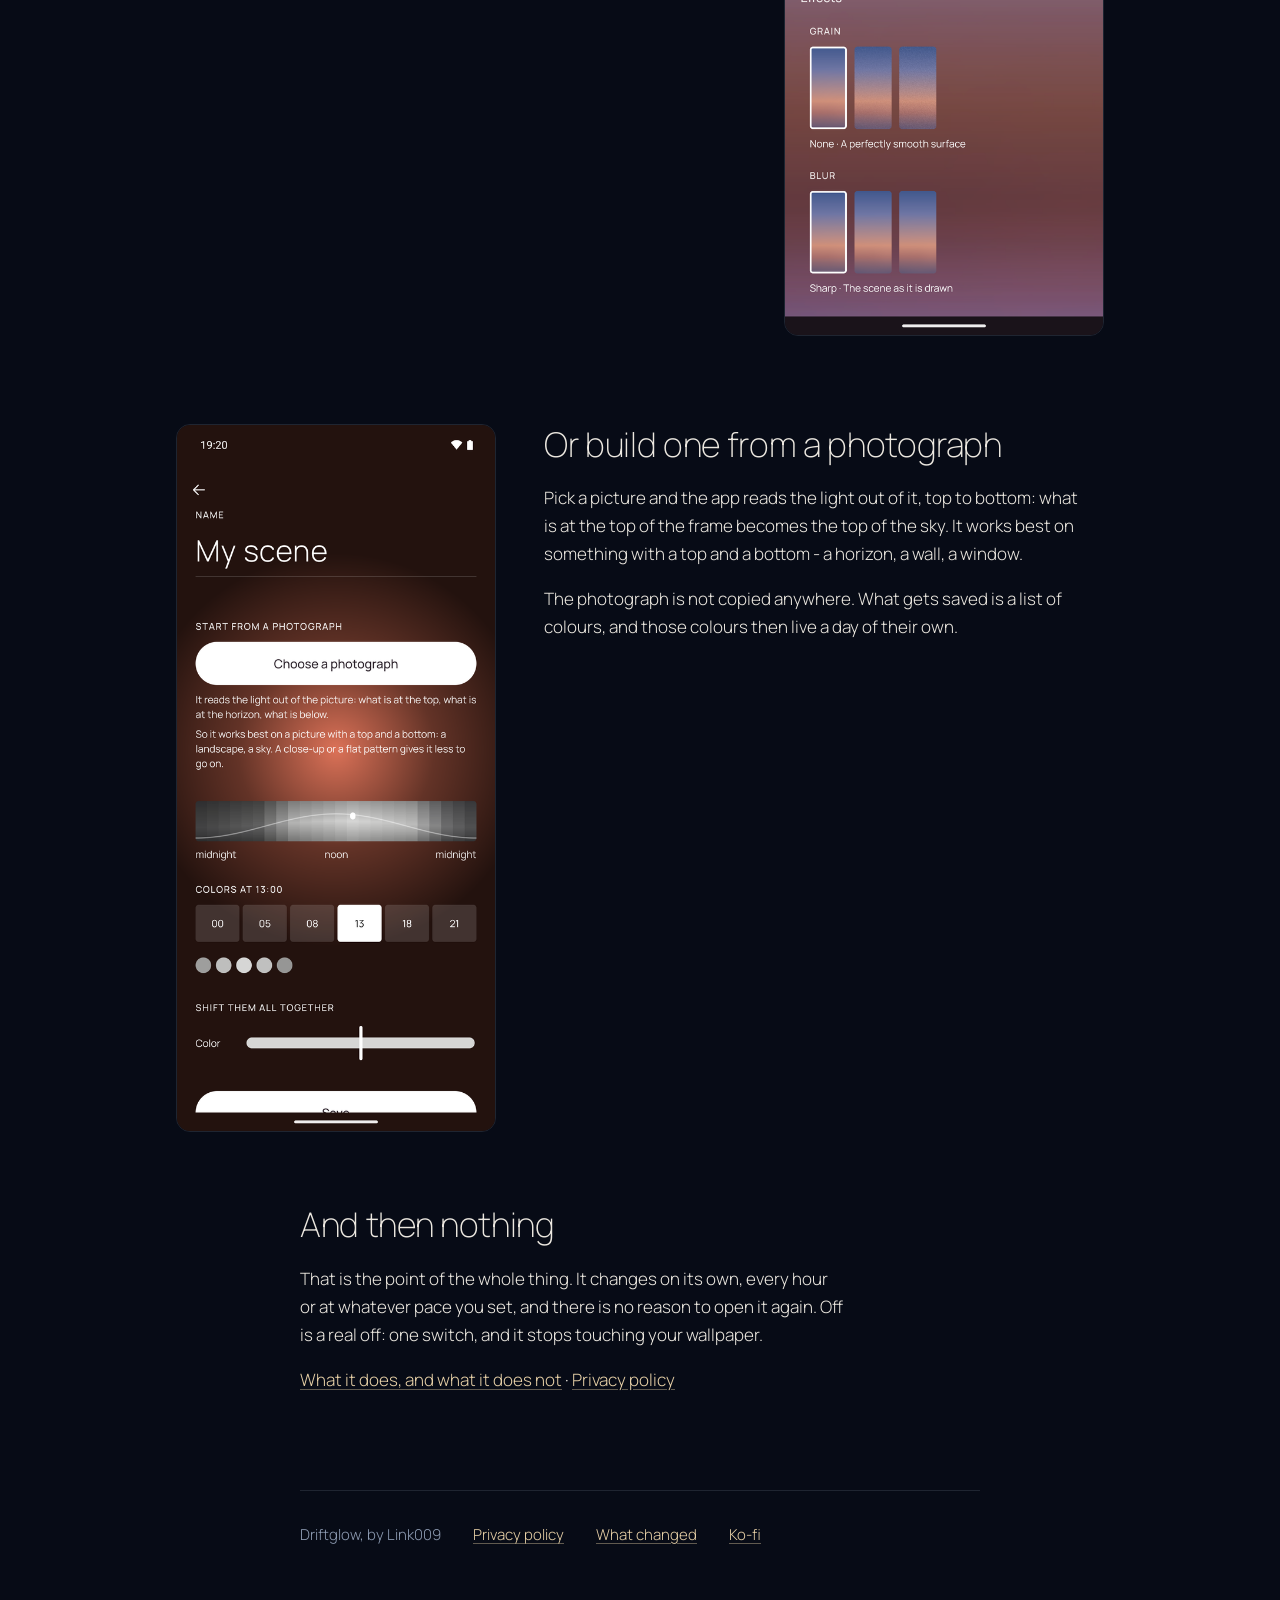
<file: how.html>
<!doctype html>
<html lang="en">
<head>
<meta charset="utf-8">
<meta name="viewport" content="width=device-width, initial-scale=1">
<title>Using Driftglow - five screens, and then you forget it</title>
<meta name="description" content="What Driftglow looks like: today's scene, the collections, watching a scene before you keep it, grain and blur, and a scene built from your own photograph.">
<meta name="color-scheme" content="dark">
<link rel="icon" href="img/icon.png">
<link rel="preconnect" href="https://fonts.googleapis.com">
<link rel="preconnect" href="https://fonts.gstatic.com" crossorigin>
<link rel="stylesheet" href="https://fonts.googleapis.com/css2?family=Manrope:wght@200;300;500&display=swap">
<link rel="stylesheet" href="style.css">
</head>
<body>

<!--
    Le schermate sono dell'app vera, non disegni: build di release, emulatore
    Android 16, barra di sistema in vetrina - orologio fermo, niente notifiche,
    nessuna icona che dica "emulatore". Si rifanno con
    `DRIFTGLOW_VETRINA=1 bash tools/schermate.sh 36`.

    L'ora e' sempre le 19:20, in tutte, perche' una vetrina in cui l'orologio
    salta di schermata in schermata si legge come un fotomontaggio.
-->

<div class="page">

<header class="masthead">
    <h1 class="wordmark">Drift<span class="glow">glow</span></h1>
    <p class="tagline">Five screens,<br>and then you forget it.</p>
    <p class="standfirst">
        What the app actually looks like. You meet the first screen once, the
        others only when you feel like changing something.
    </p>
</header>

<section class="feature">
    <img class="card" src="img/app/home.png" width="540" height="1200"
         alt="The Driftglow home screen at 19:20: the Meridian scene behind, the day strip from midnight to midnight with a marker near evening, four scene thumbnails, and rows for effects, changes and where the wallpaper is applied.">
    <div>
        <h2>One screen, and today's light</h2>
        <p>
            The scene you are wearing is the background - not a thumbnail of
            it, the thing itself, at this hour. Under it, the whole day from
            midnight to midnight: drag it and you see where the light is
            going, at four in the morning or at noon.
        </p>
        <p>
            Everything else is one tap away and stays out of the way: how
            often it moves, where it is applied, the grain.
        </p>
    </div>
</section>

<section class="feature flip">
    <img class="card" src="img/app/collection.png" width="540" height="1200"
         alt="The Tropics collection: its scenes side by side - a lagoon with a crescent moon, palm fronds against a violet sky, glowing plankton on dark water, a hibiscus, a monstera leaf.">
    <div>
        <h2>Sets of scenes, and new ones keep arriving</h2>
        <p>
            A scene is not a palette. Each one carries a geometry of its own -
            a sun crossing an arc, a tide that moves the shore twice a day,
            stars that turn four minutes early because that is how long a
            sidereal day is.
        </p>
        <p>
            They come in sets: the originals, the tropics, a Japanese garden,
            a synthwave night, a city, low light. Turn a set on and the
            wallpaper picks a different scene from it each day, on its own.
            How many there are is not a number worth printing: it goes up.
        </p>
    </div>
</section>

<section class="feature">
    <img class="card" src="img/app/scene.png" width="540" height="1200"
         alt="The Lagoon scene open at 03:13, marked preview only: a crescent moon over a dark lagoon, the day strip below, and two buttons - Watch the day, and Set as wallpaper.">
    <div>
        <h2>Watch it before you keep it</h2>
        <p>
            A wallpaper is a thing you see at seven in the morning and at
            eleven at night, so judging it at the hour you happen to be
            standing in tells you almost nothing.
        </p>
        <p>
            Open a scene and it runs the whole day in a few seconds - here it
            is stopped at ten past three, while the phone says twenty past
            seven. Then, if you want it, one button.
        </p>
    </div>
</section>

<section class="feature flip">
    <img class="card" src="img/app/effects.png" width="540" height="1200"
         alt="The effects sheet: three grain previews side by side, from a perfectly smooth surface to a visible texture, and below them three blur previews.">
    <div>
        <h2>Grain, if you want it</h2>
        <p>
            A gradient on eight bits per channel can show its steps as bands.
            A little grain breaks them up, and on some scenes it is there
            whether you ask for it or not, because without it the sky would be
            striped.
        </p>
        <p>
            Three steps that really look different, and you can see all three
            before choosing. Same for blur.
        </p>
    </div>
</section>

<section class="feature">
    <img class="card" src="img/app/create.png" width="540" height="1200"
         alt="The scene editor: a name, a button to choose a photograph, the day strip, six key hours from midnight to nine at night, and a slider that shifts all the colours together.">
    <div>
        <h2>Or build one from a photograph</h2>
        <p>
            Pick a picture and the app reads the light out of it, top to
            bottom: what is at the top of the frame becomes the top of the
            sky. It works best on something with a top and a bottom - a
            horizon, a wall, a window.
        </p>
        <p>
            The photograph is not copied anywhere. What gets saved is a list
            of colours, and those colours then live a day of their own.
        </p>
    </div>
</section>

<!-- Senza immagine, quindi senza `.feature`: quella e' una griglia a due
     colonne, e una colonna vuota schiaccerebbe il testo in venti rem. -->
<section>
    <div>
        <h2>And then nothing</h2>
        <p>
            That is the point of the whole thing. It changes on its own, every
            hour or at whatever pace you set, and there is no reason to open
            it again. Off is a real off: one switch, and it stops touching
            your wallpaper.
        </p>
        <p class="fine">
            <a href="index.html">What it does, and what it does not</a> ·
            <a href="privacy.html">Privacy policy</a>
        </p>
    </div>
</section>

<footer>
    <span>Driftglow, by Link009</span>
    <a href="privacy.html">Privacy policy</a>
    <a href="changes.html">What changed</a>
    <a href="https://ko-fi.com/link009" rel="noopener">Ko-fi</a>
</footer>

</div>

</body>
</html>
</file>
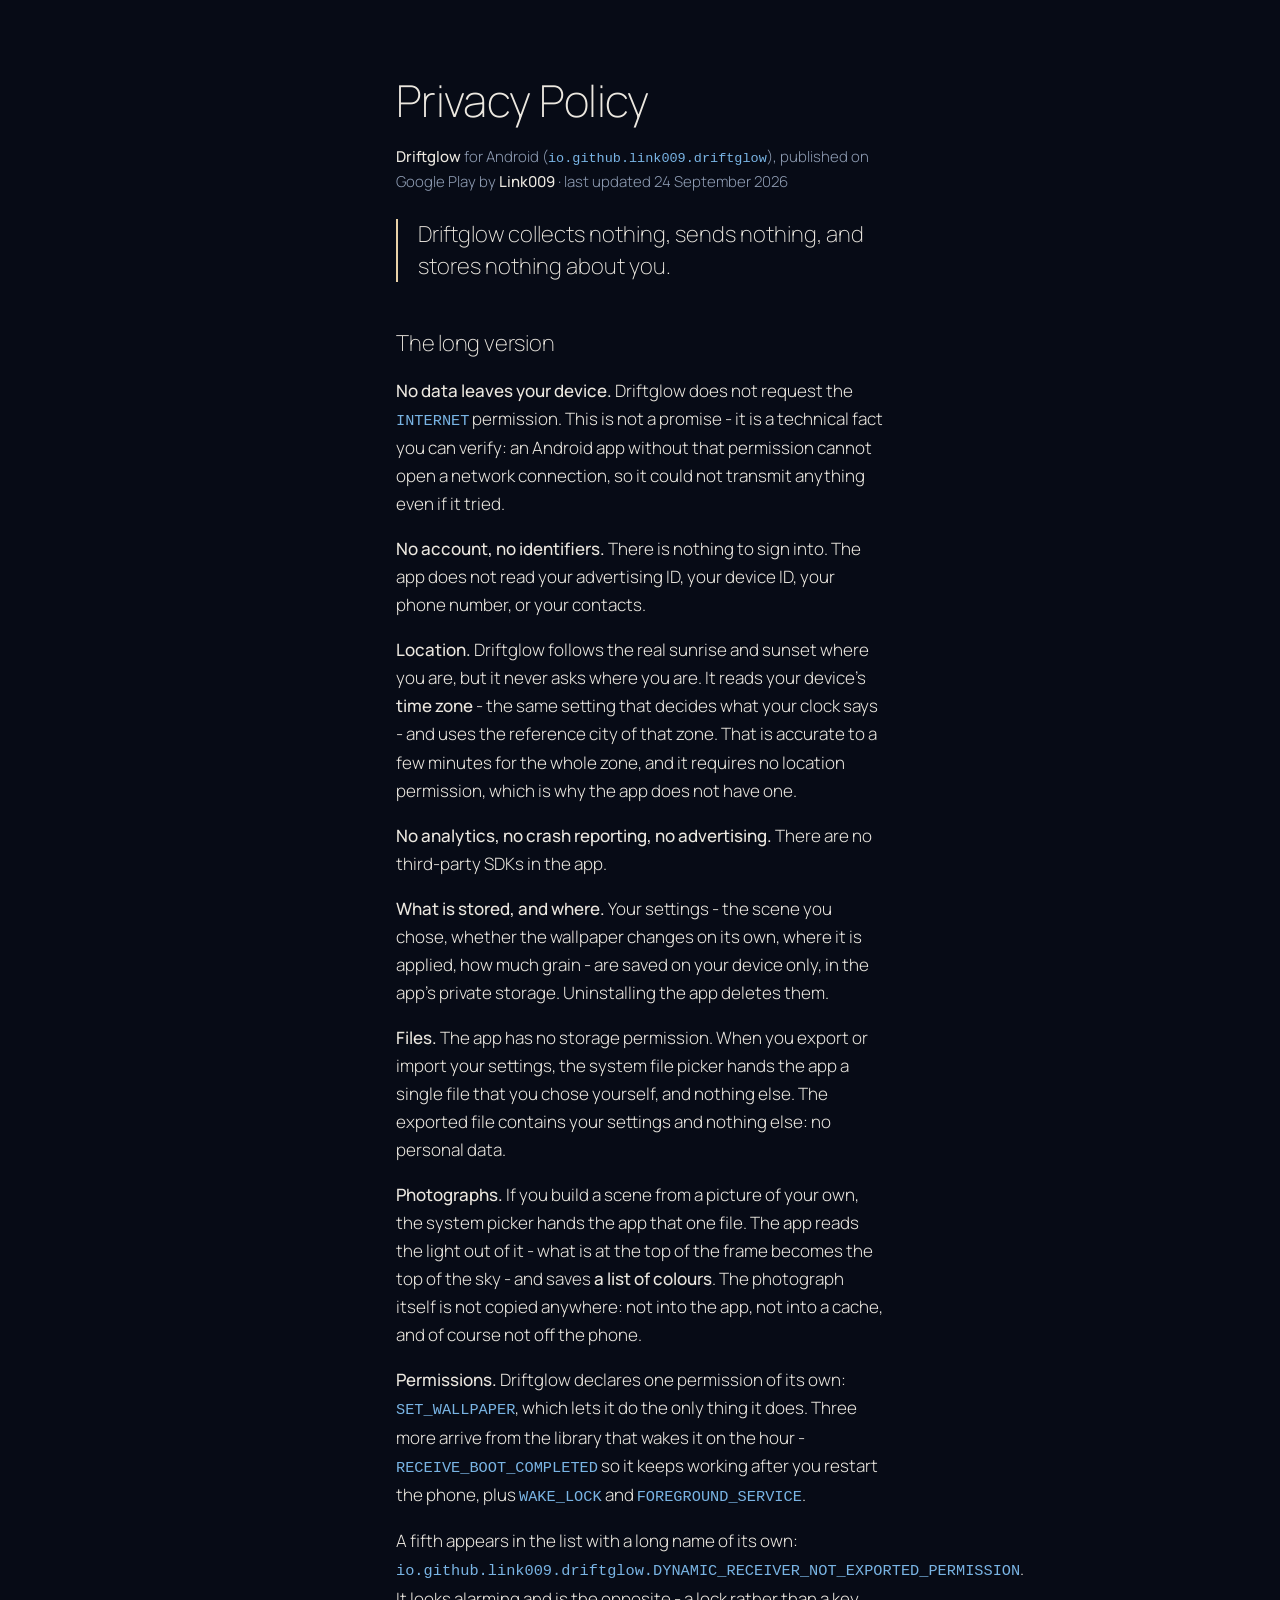
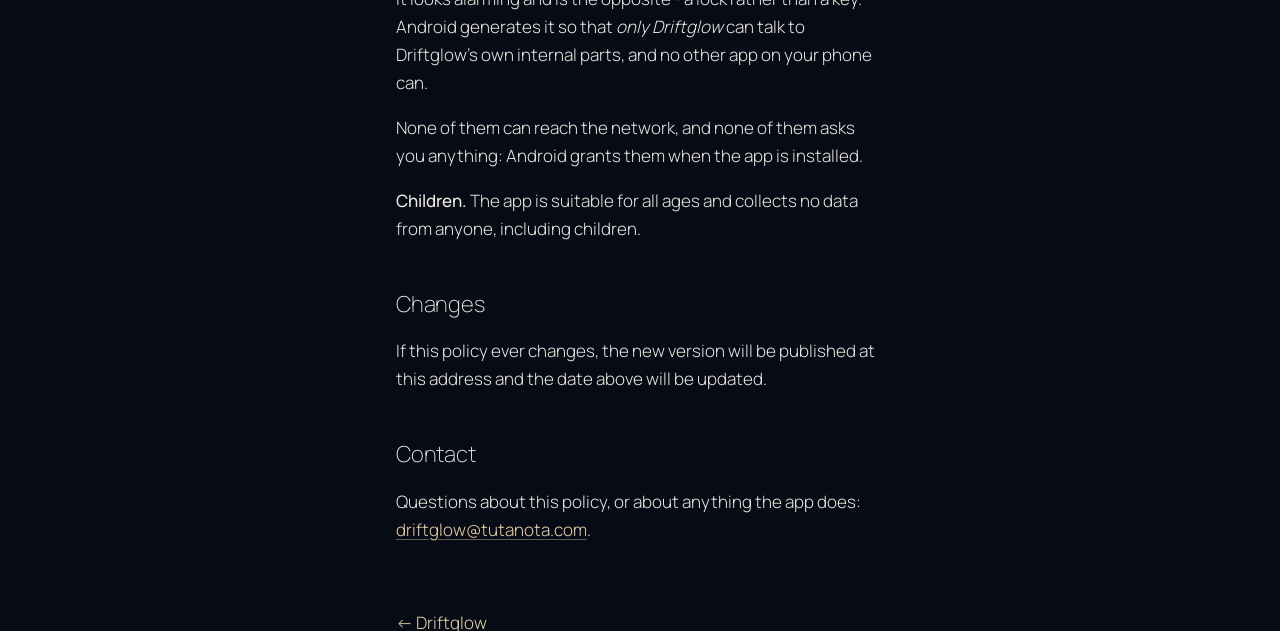
<file: privacy.html>
<!doctype html>
<html lang="en">
<head>
<meta charset="utf-8">
<meta name="viewport" content="width=device-width, initial-scale=1">
<title>Privacy Policy - Driftglow</title>
<meta name="description" content="Driftglow collects nothing, sends nothing, and stores nothing about you.">
<meta name="color-scheme" content="dark">
<link rel="icon" href="img/icon.png">
<link rel="preconnect" href="https://fonts.googleapis.com">
<link rel="preconnect" href="https://fonts.gstatic.com" crossorigin>
<link rel="stylesheet" href="https://fonts.googleapis.com/css2?family=Manrope:wght@200;300;500&display=swap">
<link rel="stylesheet" href="style.css">
</head>
<body>

<div class="page doc">

<h1>Privacy Policy</h1>
<p class="updated">
    <strong>Driftglow</strong> for Android (<code>io.github.link009.driftglow</code>),
    published on Google Play by <strong>Link009</strong>
    · last updated 24 September 2026
</p>

<p class="short">
    Driftglow collects nothing, sends nothing, and stores nothing about you.
</p>

<h2>The long version</h2>

<p>
    <strong>No data leaves your device.</strong> Driftglow does not request the
    <code>INTERNET</code> permission. This is not a promise - it is a technical
    fact you can verify: an Android app without that permission cannot open a
    network connection, so it could not transmit anything even if it tried.
</p>

<p>
    <strong>No account, no identifiers.</strong> There is nothing to sign into.
    The app does not read your advertising ID, your device ID, your phone
    number, or your contacts.
</p>

<p>
    <strong>Location.</strong> Driftglow follows the real sunrise and sunset
    where you are, but it never asks where you are. It reads your device's
    <strong>time zone</strong> - the same setting that decides what your clock
    says - and uses the reference city of that zone. That is accurate to a few
    minutes for the whole zone, and it requires no location permission, which is
    why the app does not have one.
</p>

<p>
    <strong>No analytics, no crash reporting, no advertising.</strong> There are
    no third-party SDKs in the app.
</p>

<p>
    <strong>What is stored, and where.</strong> Your settings - the scene you
    chose, whether the wallpaper changes on its own, where it is applied, how
    much grain - are saved on your device only, in the app's private storage.
    Uninstalling the app deletes them.
</p>

<p>
    <strong>Files.</strong> The app has no storage permission. When you export
    or import your settings, the system file picker hands the app a single file
    that you chose yourself, and nothing else. The exported file contains your
    settings and nothing else: no personal data.
</p>

<p>
    <strong>Photographs.</strong> If you build a scene from a picture of your
    own, the system picker hands the app that one file. The app reads the light
    out of it - what is at the top of the frame becomes the top of the sky -
    and saves <strong>a list of colours</strong>. The photograph itself is not
    copied anywhere: not into the app, not into a cache, and of course not off
    the phone.
</p>

<p>
    <strong>Permissions.</strong> Driftglow declares one permission of its
    own: <code>SET_WALLPAPER</code>, which lets it do the only thing it does.
    Three more arrive from the library that wakes it on the hour -
    <code>RECEIVE_BOOT_COMPLETED</code> so it keeps working after you restart
    the phone, plus <code>WAKE_LOCK</code> and <code>FOREGROUND_SERVICE</code>.
</p>

<p>
    A fifth appears in the list with a long name of its own:
    <code>io.github.link009.driftglow.DYNAMIC_RECEIVER_NOT_EXPORTED_PERMISSION</code>.
    It looks alarming and is the opposite - a lock rather than a key. Android
    generates it so that <em>only Driftglow</em> can talk to Driftglow's own
    internal parts, and no other app on your phone can.
</p>

<p>
    None of them can reach the network, and none of them asks you anything:
    Android grants them when the app is installed.
</p>

<p>
    <strong>Children.</strong> The app is suitable for all ages and collects no
    data from anyone, including children.
</p>

<h2>Changes</h2>
<p>
    If this policy ever changes, the new version will be published at this
    address and the date above will be updated.
</p>

<h2>Contact</h2>
<p>
    Questions about this policy, or about anything the app does:
    <a href="mailto:driftglow@tutanota.com">driftglow@tutanota.com</a>.
</p>

<a class="back" href="index.html">← Driftglow</a>

</div>

</body>
</html>
</file>
<file: style.css>
/*
    The colors are not chosen here: they are taken.

    Every value below is one of the color stops of Meridian, the app's first
    scene, copied from its source. Same rule as the icon and the store cards:
    the site's color and the product's color are the same number.
*/
:root {
    --night: #050a19;
    --deep: #0a1230;
    --slate: #17214c;
    --dusk: #251f4c;
    --rose: #8e4668;
    --amber: #f0b389;
    --sky-blue: #79b4e4;
    --cream: #faeac4;
    --sand: #e9d2a8;

    --ground: #070b16;
    --text: #ece8e0;
    --muted: #8f9db4;
    --on-sky: rgba(255, 255, 255, 0.76);
    --rule: rgba(155, 175, 194, 0.16);

    --measure: 34rem;
    --page: 46rem;
    --wide: 58rem;
}

*,
*::before,
*::after {
    box-sizing: border-box;
}

html {
    -webkit-text-size-adjust: 100%;
}

body {
    margin: 0;
    background: var(--ground);
    color: var(--text);
    font-family: Manrope, "Segoe UI", system-ui, sans-serif;
    font-weight: 300;
    font-size: 1.0625rem;
    line-height: 1.65;
    -webkit-font-smoothing: antialiased;
}

.page {
    max-width: var(--page);
    margin: 0 auto;
    padding: 0 1.75rem;
}

/* ------------------------------------------------------------------ sky */

.hero {
    position: relative;
    isolation: isolate;
    padding-bottom: 4rem;
}

/*
    The sky at the current hour.

    day.js paints the real gradient from day.json; this is the fallback for
    when scripts do not run - a still day rather than a black rectangle.
*/
.sky {
    position: absolute;
    inset: 0;
    z-index: -2;
    background: linear-gradient(
        to bottom,
        #3477c1 0%,
        var(--sky-blue) 30%,
        var(--cream) 62%,
        var(--sand) 72%,
        #8a93ad 100%
    );
}

/*
    The veil, the same idea the app calls Ink.

    Without it, at noon a white heading would land on the cream horizon band
    and disappear. It is not uniform: heavier at the top where the text is,
    nearly opaque at the bottom where the sky dissolves into the page.
*/
.hero::after {
    content: "";
    position: absolute;
    inset: 0;
    z-index: -1;
    background: linear-gradient(
        to bottom,
        rgba(7, 11, 22, 0.52) 0%,
        rgba(7, 11, 22, 0.38) 34%,
        rgba(7, 11, 22, 0.62) 64%,
        rgba(7, 11, 22, 0.94) 88%,
        rgb(7, 11, 22) 100%
    );
}

/* --------------------------------------------------------------- header */

.masthead {
    padding: 5.5rem 0 0;
}

.wordmark {
    font-size: clamp(3rem, 11vw, 5.25rem);
    font-weight: 200;
    letter-spacing: -0.02em;
    line-height: 1;
    margin: 0;
}

.wordmark .glow {
    color: var(--sand);
}

.tagline {
    font-size: clamp(1.25rem, 3.4vw, 1.75rem);
    font-weight: 200;
    line-height: 1.3;
    margin: 1.75rem 0 0;
}

.standfirst {
    color: var(--on-sky);
    max-width: var(--measure);
    margin: 1.25rem 0 0;
}

/* ------------------------------------------------------------ the strip */

.day {
    margin: 3.5rem 0 0;
}

/*
    Twenty-four columns, one per hour, each holding that hour's vertical
    gradient: the same thing the app shows under its title.

    The background declared here is the no-JavaScript fallback, covered by the
    columns as soon as they arrive.
*/
.ribbon {
    position: relative;
    display: flex;
    height: 5.5rem;
    border-radius: 0.5rem;
    overflow: hidden;
    background: linear-gradient(
        to right,
        #17214c 0%,
        #5b4276 21%,
        #f0b389 33%,
        #faeac4 54%,
        #f0b47e 75%,
        #8e4668 88%,
        #17214c 100%
    );
}

.ribbon.live {
    cursor: ew-resize;
    touch-action: none;
}

.ribbon .col {
    flex: 1 1 0;
}

.ribbon .mark {
    position: absolute;
    top: 0;
    bottom: 0;
    width: 2px;
    margin-left: -1px;
    background: #fff;
    box-shadow: 0 0 10px rgba(0, 0, 0, 0.55);
    transition: left 0.18s ease-out;
}

.ribbon:focus-visible {
    outline: 2px solid var(--sand);
    outline-offset: 3px;
}

.day-labels {
    display: flex;
    justify-content: space-between;
    margin: 0.625rem 0 0;
    color: var(--on-sky);
    font-size: 0.875rem;
}

.day-hint {
    margin: 1.5rem 0 0;
    color: var(--on-sky);
    font-size: 0.9375rem;
}

/*
    L'invito a vedere l'app.

    Un bordo e non una sottolineatura: dentro un paragrafo il link si legge
    come una nota, qui deve leggersi come una porta. Tondo e sottile perche'
    sta sopra il cielo, e un rettangolo pieno li' sarebbe un francobollo
    appiccicato sul gradiente.
*/
.guarda {
    margin: 2.25rem 0 0;
}

.guarda a {
    display: inline-block;
    padding: 0.7rem 1.2rem;
    border: 1px solid rgba(240, 179, 137, 0.35);
    border-radius: 999px;
    color: var(--amber);
    text-decoration: none;
    font-size: 0.9375rem;
    transition: border-color 0.18s ease, background-color 0.18s ease;
}

.guarda a:hover {
    border-color: var(--amber);
    background: rgba(240, 179, 137, 0.08);
}

/* -------------------------------------------------------------- sections */

section {
    padding: 4.5rem 0 0;
}

h2 {
    font-size: clamp(1.5rem, 4vw, 2.125rem);
    font-weight: 200;
    letter-spacing: -0.01em;
    line-height: 1.2;
    margin: 0 0 1.25rem;
}

p {
    max-width: var(--measure);
}

/*
    Card and text side by side, and the card changes side.

    The cards step outside the text column because inside it their headline
    would be unreadable, and a card you cannot read may as well be a
    screenshot. Alternating the side gives the page a rhythm.

    They are the very same images that go on the Play Store, drawn by the app
    from its own components.
*/
.feature {
    position: relative;
    left: 50%;
    transform: translateX(-50%);
    width: min(var(--wide), calc(100vw - 3.5rem));
    display: grid;
    grid-template-columns: minmax(0, 20rem) minmax(0, 1fr);
    gap: 3rem;
    align-items: start;
    padding-top: 5.5rem;
}

/*
    Flipping is not only reordering.

    The columns are narrow-wide; sending the card last with `order` put it in
    the wide one and it came out twice the size of the others. The measures
    have to swap with it.
*/
.feature.flip {
    grid-template-columns: minmax(0, 1fr) minmax(0, 20rem);
}

.feature.flip .card {
    order: 2;
}

.card {
    width: 100%;
    height: auto;
    display: block;
    border-radius: 0.875rem;
    border: 1px solid var(--rule);
}

.plain {
    list-style: none;
    padding: 0;
    margin: 0;
    max-width: var(--measure);
}

.plain li {
    padding: 0.5rem 0 0.5rem 1.5rem;
    position: relative;
}

.plain li::before {
    content: "";
    position: absolute;
    left: 0;
    top: 1.4em;
    width: 0.5rem;
    height: 1px;
    background: var(--sand);
}

/* ------------------------------------------------------------- timeline */

/*
    The roadmap is drawn as a day, because the product is.

    The first version was a hairline rule with round dots, solid above and
    dashed below. It said the right thing and it said it in a language the app
    does not speak: nowhere in Driftglow is there a dashed border.

    So the rule became a gradient, and the dots became hours of it. Each
    shipped item takes its color from where it sits - deep blue, sky, cream,
    sand, rose - which is a day from before dawn to after sunset, and is
    exactly how a scene is written: a handful of key colors at a handful of key
    hours. Five things that exist, five hours of light.

    Then the light runs out. What is not built yet gets no color and no glow,
    only a faint ring on a rule that has faded to almost nothing - the part of
    the day that has not happened. Nobody has to be told which half is which.
*/
.eyebrow {
    margin: 3.5rem 0 1.75rem;
    font-size: 0.8125rem;
    letter-spacing: 0.14em;
    text-transform: uppercase;
    color: var(--muted);
}

.timeline {
    position: relative;
    list-style: none;
    margin: 0;
    padding: 0;
    max-width: var(--measure);
}

/*
    One rule for the whole list, not a segment per item.

    A gradient only reads as a gradient if it runs across the whole thing;
    cut into five pieces, each piece is a flat color and the day is gone.
*/
.timeline::before {
    content: "";
    position: absolute;
    left: 0.28125rem;
    top: 1rem;
    bottom: 1.75rem;
    width: 1px;
    background: linear-gradient(
        to bottom,
        var(--slate) 0%,
        var(--sky-blue) 22%,
        var(--cream) 46%,
        var(--sand) 66%,
        var(--amber) 82%,
        var(--rose) 96%,
        transparent 100%
    );
}

.timeline li {
    position: relative;
    padding: 0 0 2.25rem 2.25rem;
}

/*
    The dot is a light, not a bullet.

    A flat disc on a dark ground reads as punctuation. The halo is what makes
    it read as something lit, and it is the same trick the scenes use: a small
    core and a wide, very faint surround.
*/
.timeline li::after {
    content: "";
    position: absolute;
    left: 0;
    top: 0.5rem;
    width: 0.4375rem;
    height: 0.4375rem;
    border-radius: 50%;
    background: var(--sand);
    box-shadow: 0 0 0.75rem 0.0625rem currentColor;
    color: var(--sand);
}

.timeline li:nth-child(1)::after { background: var(--sky-blue); color: rgba(121, 180, 228, 0.55); }
.timeline li:nth-child(2)::after { background: var(--cream);    color: rgba(250, 234, 196, 0.5); }
.timeline li:nth-child(3)::after { background: var(--sand);     color: rgba(233, 210, 168, 0.5); }
.timeline li:nth-child(4)::after { background: var(--amber);    color: rgba(240, 179, 137, 0.55); }
.timeline li:nth-child(5)::after { background: var(--rose);     color: rgba(142, 70, 104, 0.75); }

/* ------------------------------------------- the part of the day to come */

.timeline.ahead::before {
    background: linear-gradient(
        to bottom,
        rgba(155, 175, 194, 0.22) 0%,
        rgba(155, 175, 194, 0.10) 55%,
        transparent 100%
    );
}

.timeline.ahead li::after {
    background: transparent;
    border: 1px solid var(--muted);
    box-shadow: none;
    /* Il cerchio ha un bordo, quindi la scatola cresce: si toglie da dove sta. */
    left: -0.03125rem;
    top: 0.46875rem;
}

.timeline h3 {
    font-size: 1.0625rem;
    font-weight: 400;
    letter-spacing: 0;
    line-height: 1.35;
    margin: 0 0 0.375rem;
}

.timeline p {
    margin: 0;
    color: var(--muted);
    font-size: 0.9375rem;
}

/* ---------------------------------------------------------------- invite */

/*
    L'invito al test chiuso. TEMPORANEO: si toglie insieme alla sezione.

    E' l'unico riquadro di tutta la pagina, e lo e' per una ragione e non per
    decorazione: tutto il resto qui descrive, questo chiede. Un bordo dice
    "questa e' un'altra cosa" senza bisogno di scriverlo.

    Il colore d'accento e' l'ambra, la stessa del quarto punto della linea del
    tempo - il pomeriggio. Non un rosso o un verde da avviso: la pagina non ha
    nessun altro colore che urla, e uno solo per un invito temporaneo sarebbe
    la cosa piu' vistosa del sito per la meno duratura.
*/
.invite {
    max-width: var(--measure);
    margin-top: 2rem;
    padding: 2rem 2rem 1.75rem;
    border: 1px solid rgba(240, 179, 137, 0.28);
    border-radius: 0.75rem;
    background: rgba(240, 179, 137, 0.045);
}

.invite h2 {
    font-size: clamp(1.25rem, 3vw, 1.625rem);
    margin-bottom: 1rem;
}

.invite a {
    color: var(--amber);
}

/*
    Qui la numerazione dice qualcosa: e' una sequenza vera, e il secondo passo
    e' quello che tutti saltano - iscriversi al gruppo non fa niente finche'
    non si apre anche il collegamento di adesione. Numerarli e' l'unico modo di
    dire "in quest'ordine, e nessuno e' facoltativo".
*/
.steps {
    counter-reset: step;
    list-style: none;
    margin: 1.5rem 0 0;
    padding: 0;
}

.steps li {
    counter-increment: step;
    position: relative;
    padding: 0 0 1.25rem 2.25rem;
}

.steps li::before {
    content: counter(step);
    position: absolute;
    left: 0;
    top: 0.05rem;
    width: 1.5rem;
    height: 1.5rem;
    border-radius: 50%;
    border: 1px solid rgba(240, 179, 137, 0.4);
    color: var(--amber);
    font-size: 0.8125rem;
    line-height: 1.45rem;
    text-align: center;
    font-variant-numeric: tabular-nums;
}

.invite .fine {
    margin: 0.5rem 0 0;
    color: var(--muted);
    font-size: 0.9375rem;
}

/* ---------------------------------------------------------------- footer */

footer {
    margin: 6rem 0 0;
    padding: 2rem 0 4rem;
    border-top: 1px solid var(--rule);
    color: var(--muted);
    font-size: 0.9375rem;
    display: flex;
    flex-wrap: wrap;
    gap: 0.5rem 2rem;
}

a {
    color: var(--sand);
    text-decoration-color: rgba(233, 210, 168, 0.4);
    text-underline-offset: 0.2em;
}

a:hover {
    text-decoration-color: var(--sand);
}

a:focus-visible {
    outline: 2px solid var(--sand);
    outline-offset: 3px;
    border-radius: 2px;
}

/* --------------------------------------------------------- privacy page */

.doc {
    max-width: var(--measure);
    padding-top: 4rem;
}

.doc h1 {
    font-size: clamp(2rem, 6vw, 2.75rem);
    font-weight: 200;
    letter-spacing: -0.015em;
    margin: 0;
}

.doc .updated {
    color: var(--muted);
    font-size: 0.9375rem;
    margin: 0.5rem 0 0;
}

.doc h2 {
    margin-top: 3rem;
    font-size: 1.375rem;
}

.doc strong {
    font-weight: 500;
    color: var(--text);
}

.doc code {
    font-family: ui-monospace, "Cascadia Mono", Consolas, monospace;
    font-size: 0.9em;
    color: var(--sky-blue);
}

.short {
    font-size: 1.375rem;
    font-weight: 200;
    line-height: 1.45;
    border-left: 2px solid var(--sand);
    padding-left: 1.25rem;
    margin: 1.5rem 0 0;
}

.back {
    display: inline-block;
    margin-top: 3rem;
}

@media (max-width: 46rem) {
    /* .flip va nominata: da sola .feature perde contro .feature.flip, e le
       sezioni girate restavano su due colonne anche sul telefono. */
    .feature,
    .feature.flip {
        grid-template-columns: minmax(0, 1fr);
        gap: 2rem;
        max-width: 26rem;
    }

    .feature.flip .card {
        order: 0;
    }
}

@media (prefers-reduced-motion: reduce) {
    .ribbon .mark {
        transition: none;
    }
}
</file>
